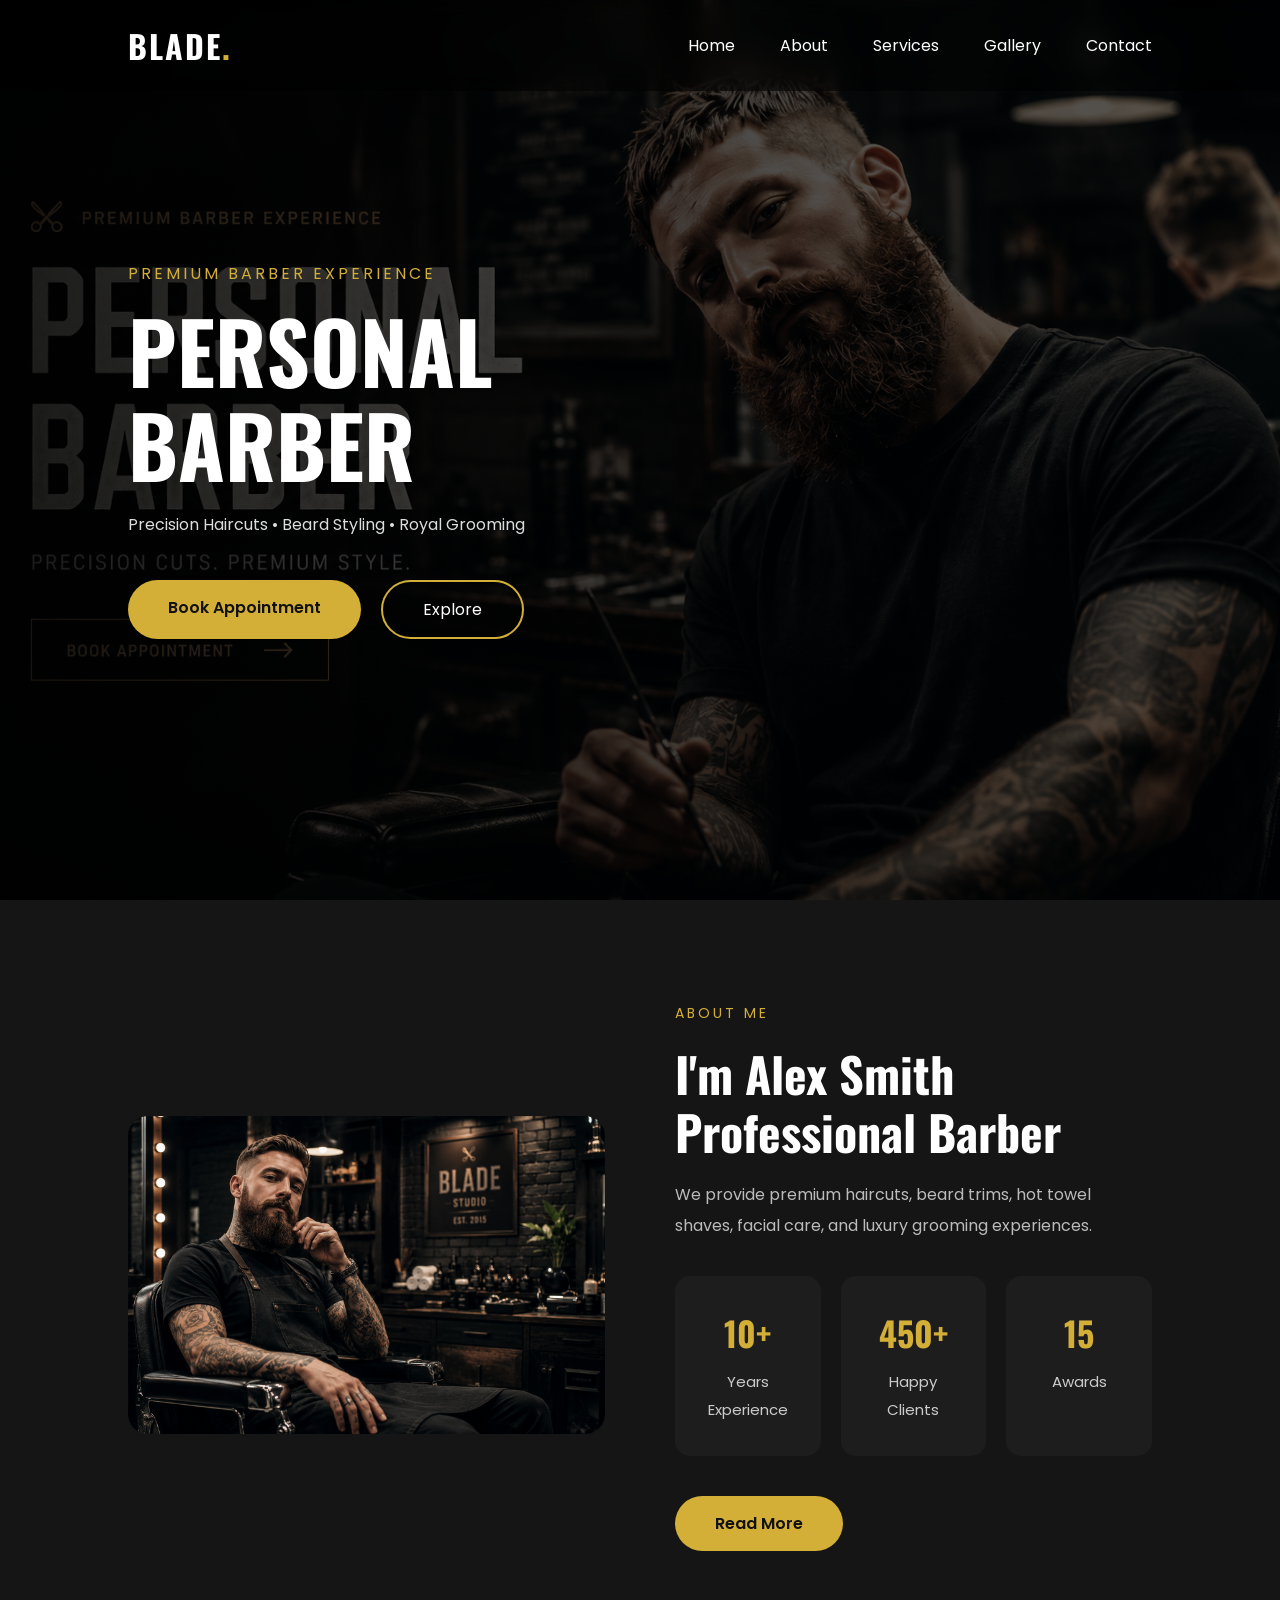
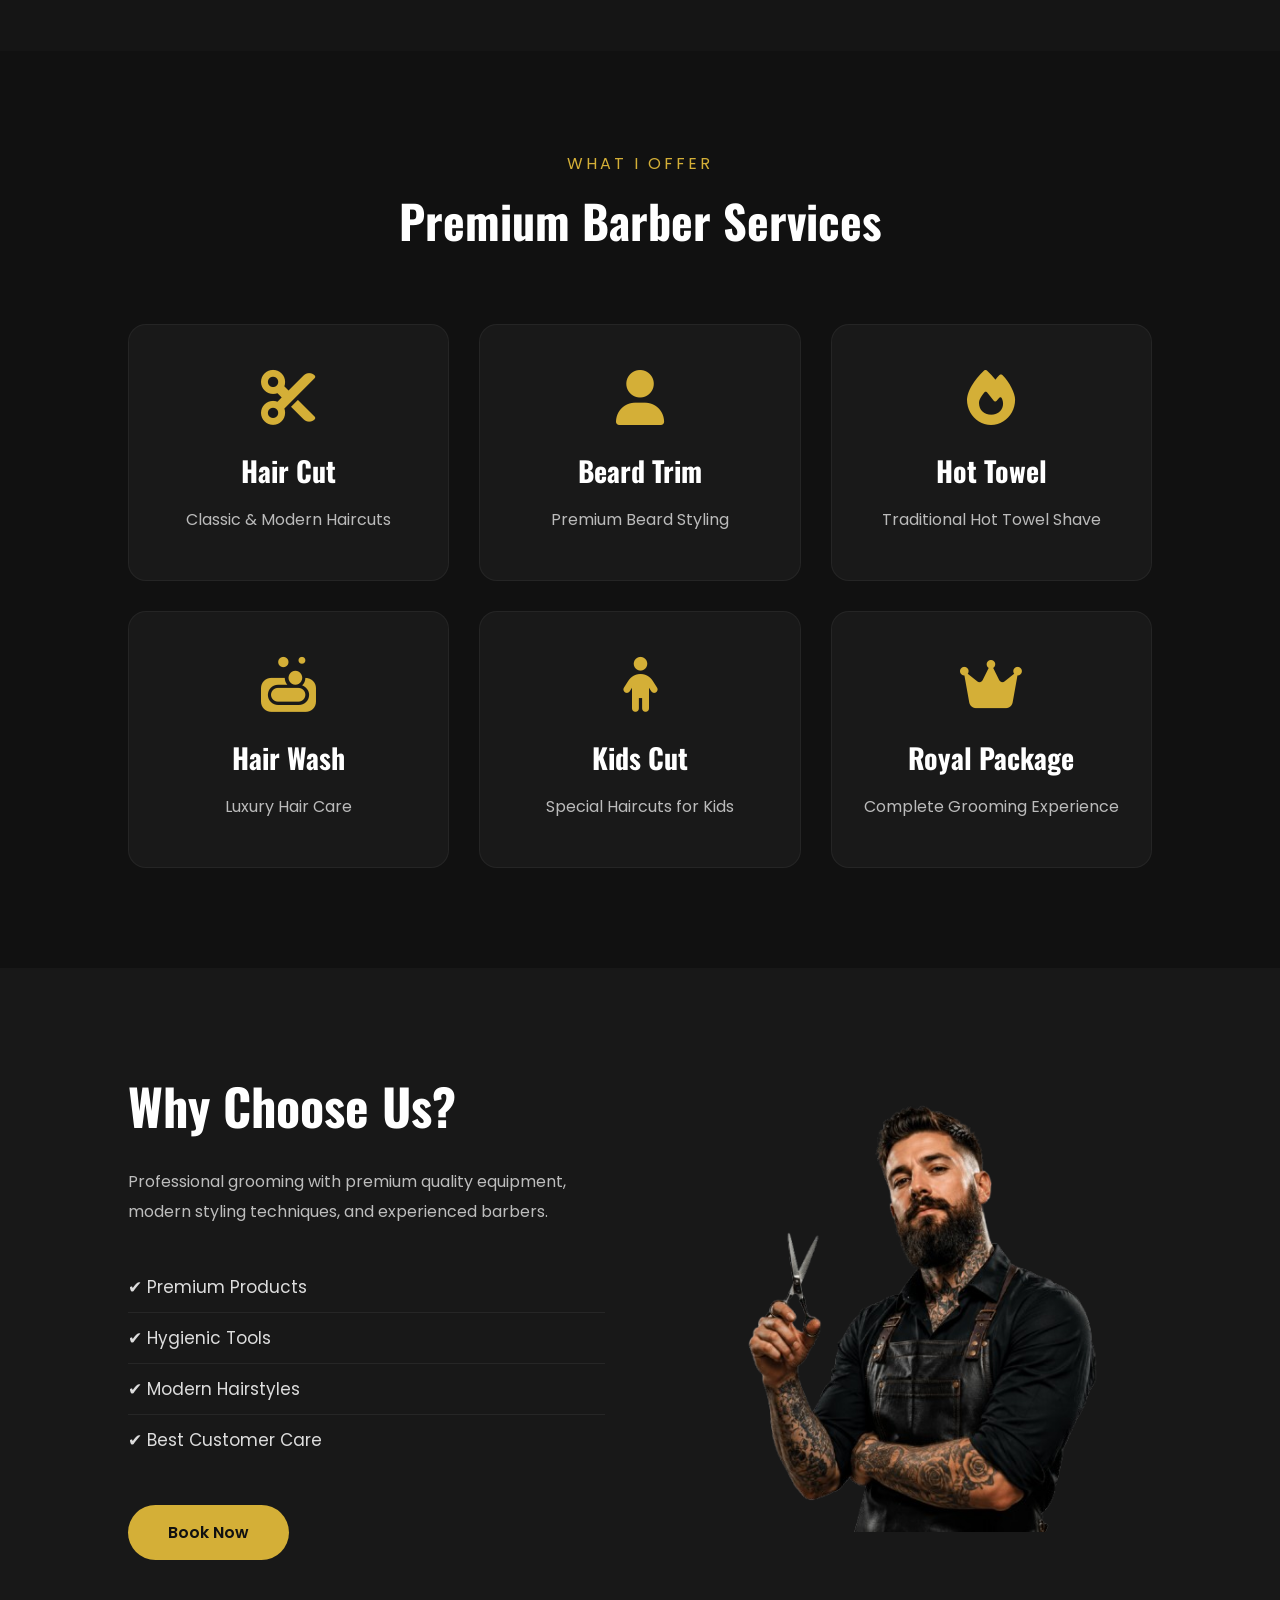
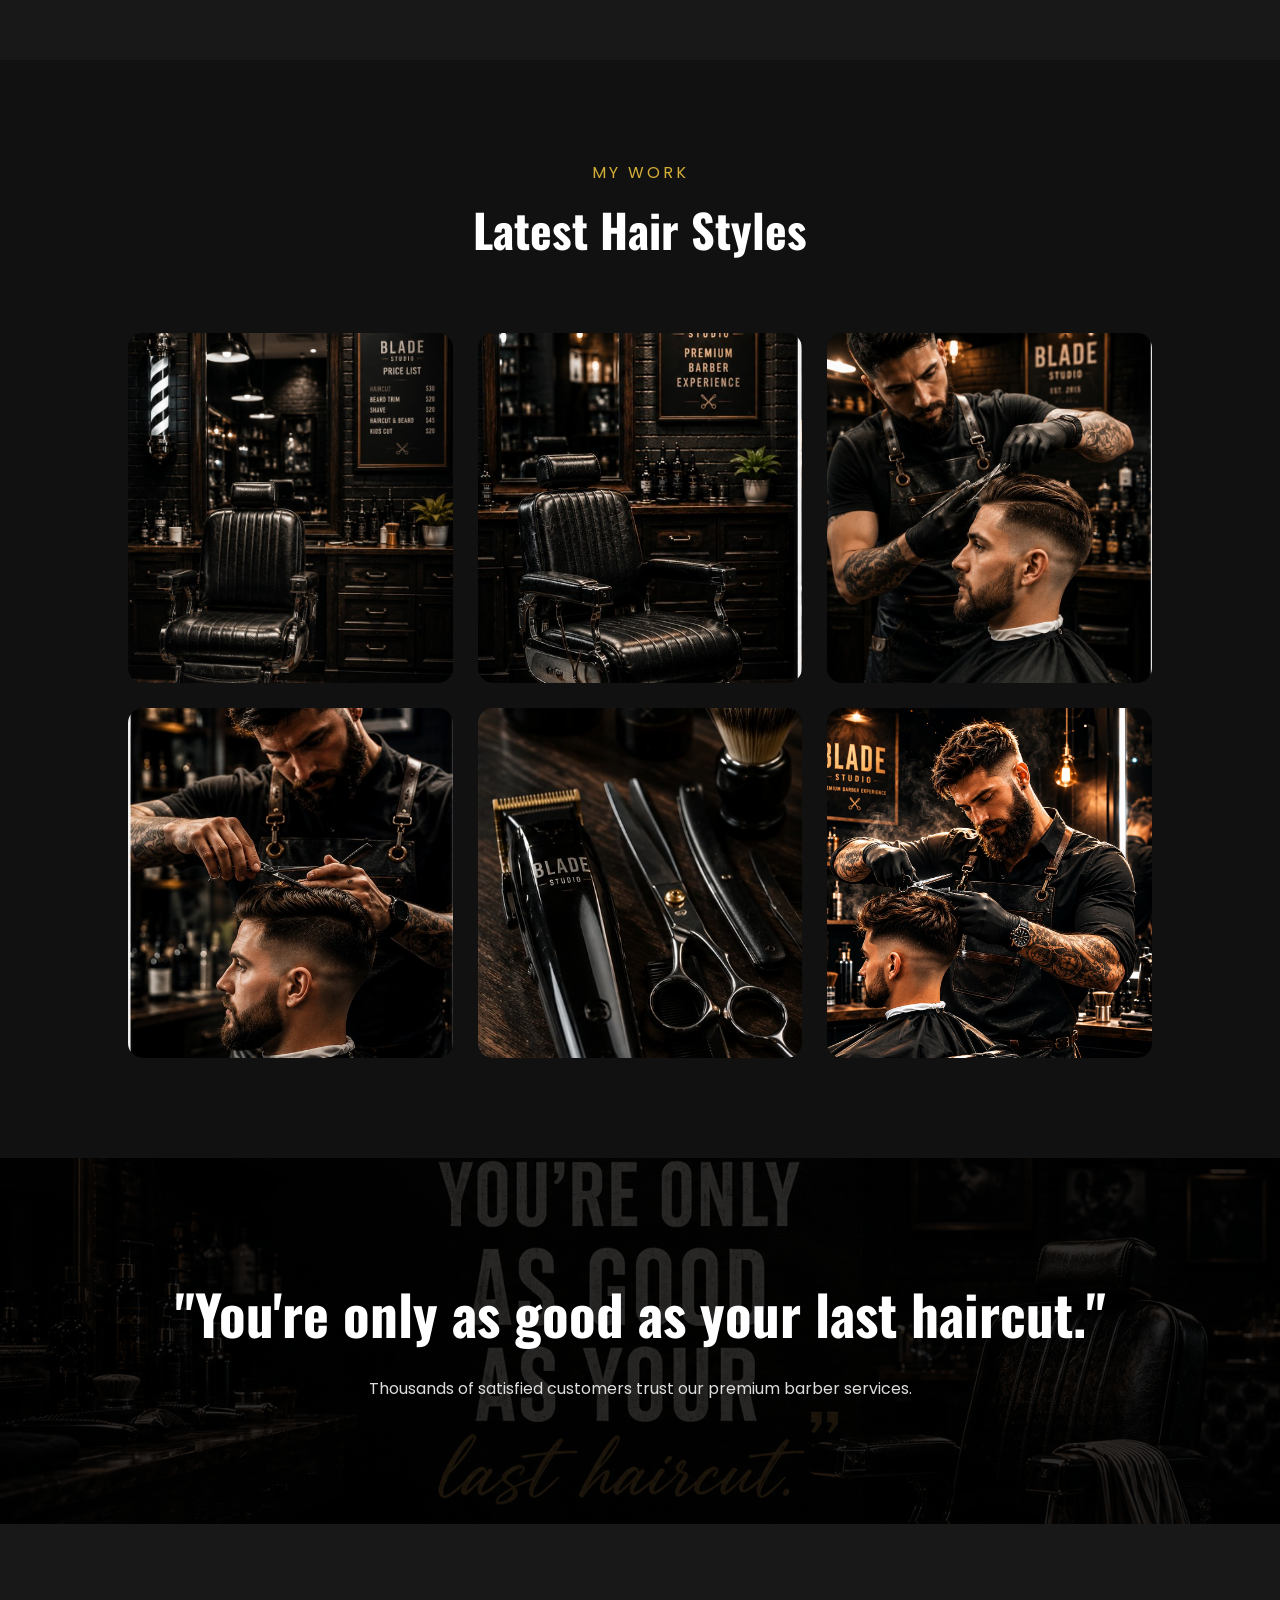
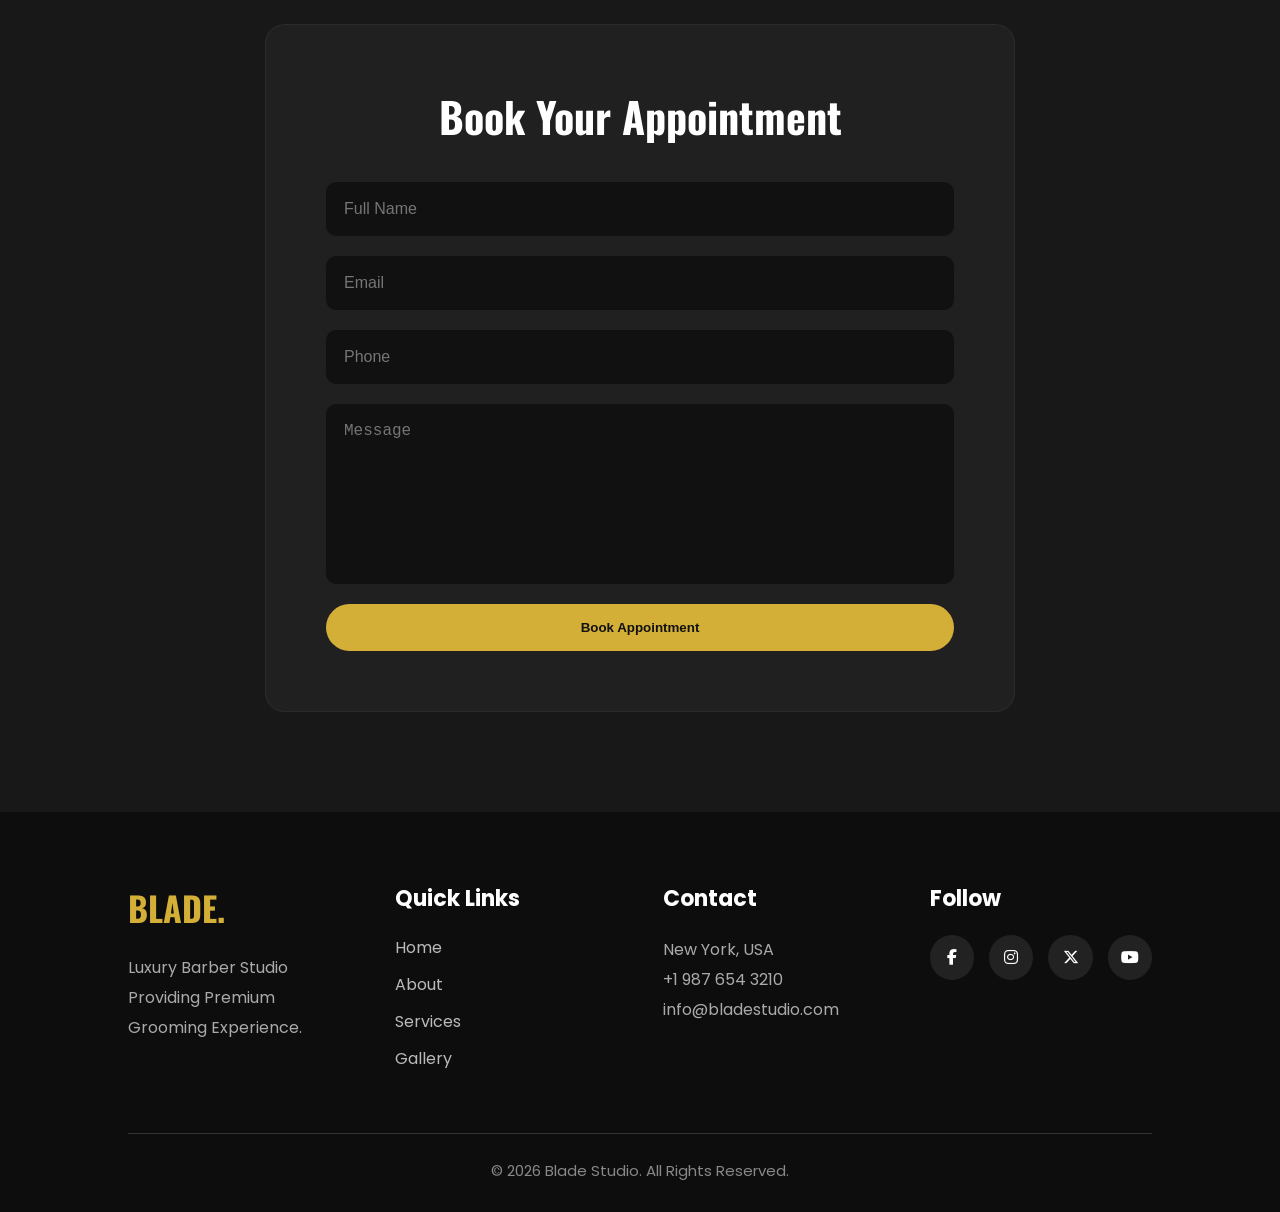
<file: index.html>
<!DOCTYPE html>
<html lang="en">

<head>
    <meta charset="UTF-8">
    <meta name="viewport" content="width=device-width, initial-scale=1.0">
    <title>Blade Studio | Barber Shop</title>

    <!-- Google Fonts -->
    <link rel="preconnect" href="https://fonts.googleapis.com">
    <link
        href="https://fonts.googleapis.com/css2?family=Oswald:wght@400;500;600;700&family=Poppins:wght@300;400;500;600&display=swap"
        rel="stylesheet">

    <!-- Font Awesome -->
    <link rel="stylesheet" href="https://cdnjs.cloudflare.com/ajax/libs/font-awesome/6.6.0/css/all.min.css">

    <!-- CSS -->
    <link rel="stylesheet" href="style.css">
</head>

<body>

    <!--==========================
        HEADER
===========================-->

    <header>

        <div class="logo">
            BLADE<span>.</span>
        </div>

        <nav>

            <ul>

                <li><a href="#home">Home</a></li>

                <li><a href="#about">About</a></li>

                <li><a href="#services">Services</a></li>

                <li><a href="#gallery">Gallery</a></li>

                <li><a href="#contact">Contact</a></li>

            </ul>

        </nav>

        <div class="menu-btn">
            <i class="fa-solid fa-bars"></i>
        </div>

    </header>





    <!--==========================
        HERO
===========================-->

    <section class="hero" id="home">

        <div class="overlay"></div>

        <div class="hero-content">

            <p>Premium Barber Experience</p>

            <h1>
                PERSONAL <br>
                BARBER
            </h1>

            <h4>
                Precision Haircuts • Beard Styling • Royal Grooming
            </h4>

            <div class="hero-buttons">

                <a href="#" class="btn">
                    Book Appointment
                </a>

                <a href="#" class="btn-outline">
                    Explore
                </a>

            </div>

        </div>

    </section>





    <!--==========================
        ABOUT
===========================-->

    <section class="about" id="about">

        <div class="about-image">

            <img src="images/about.jpg" alt="">

        </div>

        <div class="about-content">

            <span>ABOUT ME</span>

            <h2>
                I'm Alex Smith <br>
                Professional Barber
            </h2>

            <p>

                We provide premium haircuts,
                beard trims,
                hot towel shaves,
                facial care,
                and luxury grooming experiences.

            </p>

            <div class="about-info">

                <div>

                    <h3>10+</h3>

                    <p>Years Experience</p>

                </div>

                <div>

                    <h3>450+</h3>

                    <p>Happy Clients</p>

                </div>

                <div>

                    <h3>15</h3>

                    <p>Awards</p>

                </div>

            </div>

            <a href="#" class="btn">
                Read More
            </a>

        </div>

    </section>






    <!--==========================
      SERVICES
===========================-->

    <section class="services" id="services">

        <div class="title">

            <p>WHAT I OFFER</p>

            <h2>Premium Barber Services</h2>

        </div>

        <div class="service-grid">

            <div class="card">

                <i class="fa-solid fa-scissors"></i>

                <h3>Hair Cut</h3>

                <p>
                    Classic & Modern Haircuts
                </p>

            </div>



            <div class="card">

                <i class="fa-solid fa-user"></i>

                <h3>Beard Trim</h3>

                <p>
                    Premium Beard Styling
                </p>

            </div>



            <div class="card">

                <i class="fa-solid fa-fire"></i>

                <h3>Hot Towel</h3>

                <p>
                    Traditional Hot Towel Shave
                </p>

            </div>



            <div class="card">

                <i class="fa-solid fa-soap"></i>

                <h3>Hair Wash</h3>

                <p>
                    Luxury Hair Care
                </p>

            </div>



            <div class="card">

                <i class="fa-solid fa-child"></i>

                <h3>Kids Cut</h3>

                <p>
                    Special Haircuts for Kids
                </p>

            </div>



            <div class="card">

                <i class="fa-solid fa-crown"></i>

                <h3>Royal Package</h3>

                <p>
                    Complete Grooming Experience
                </p>

            </div>

        </div>

    </section>







    <!--==========================
      WHY CHOOSE US
===========================-->

    <section class="choose">

        <div class="left">

            <h2>

                Why Choose Us?

            </h2>

            <p>

                Professional grooming with
                premium quality equipment,
                modern styling techniques,
                and experienced barbers.

            </p>

            <ul>

                <li>✔ Premium Products</li>

                <li>✔ Hygienic Tools</li>

                <li>✔ Modern Hairstyles</li>

                <li>✔ Best Customer Care</li>

            </ul>

            <a href="#" class="btn">
                Book Now
            </a>

        </div>

        <div class="right">

            <img src="images/barber.png" alt="">

        </div>

    </section>







    <!--==========================
        GALLERY
===========================-->

    <section class="gallery" id="gallery">

        <div class="title">

            <p>MY WORK</p>

            <h2>Latest Hair Styles</h2>

        </div>

        <div class="gallery-grid">

            <img src="images/g1.jpg">

            <img src="images/g2.jpg">

            <img src="images/g3.jpg">

            <img src="images/g4.jpg">

            <img src="images/g5.jpg">

            <img src="images/g6.jpg">

        </div>

    </section>







    <!--==========================
       TESTIMONIAL
===========================-->

    <section class="testimonial">

        <h2>

            "You're only as good
            as your last haircut."

        </h2>

        <p>

            Thousands of satisfied customers trust
            our premium barber services.

        </p>

    </section>








    <!--==========================
        CONTACT
===========================-->

    <section class="contact" id="contact">

        <div class="contact-box">

            <h2>

                Book Your Appointment

            </h2>

            <form>

                <input type="text" placeholder="Full Name" required>

                <input type="email" placeholder="Email" required>

                <input type="tel" placeholder="Phone" required>

                <textarea placeholder="Message"></textarea>

                <button>

                    Book Appointment

                </button>

            </form>

        </div>

    </section>








    <!--==========================
        FOOTER
===========================-->

    <footer>

        <div class="footer-container">

            <div>

                <h3>BLADE.</h3>

                <p>

                    Luxury Barber Studio
                    Providing Premium Grooming
                    Experience.

                </p>

            </div>

            <div>

                <h4>Quick Links</h4>

                <a href="#">Home</a>

                <a href="#">About</a>

                <a href="#">Services</a>

                <a href="#">Gallery</a>

            </div>

            <div>

                <h4>Contact</h4>

                <p>New York, USA</p>

                <p>+1 987 654 3210</p>

                <p>info@bladestudio.com</p>

            </div>

            <div>

                <h4>Follow</h4>

                <div class="social">

                    <i class="fab fa-facebook-f"></i>

                    <i class="fab fa-instagram"></i>

                    <i class="fab fa-x-twitter"></i>

                    <i class="fab fa-youtube"></i>

                </div>

            </div>

        </div>

        <hr>

        <p class="copyright">

            © 2026 Blade Studio. All Rights Reserved.

        </p>

    </footer>

    <script src="script.js"></script>

</body>

</html>
</file>
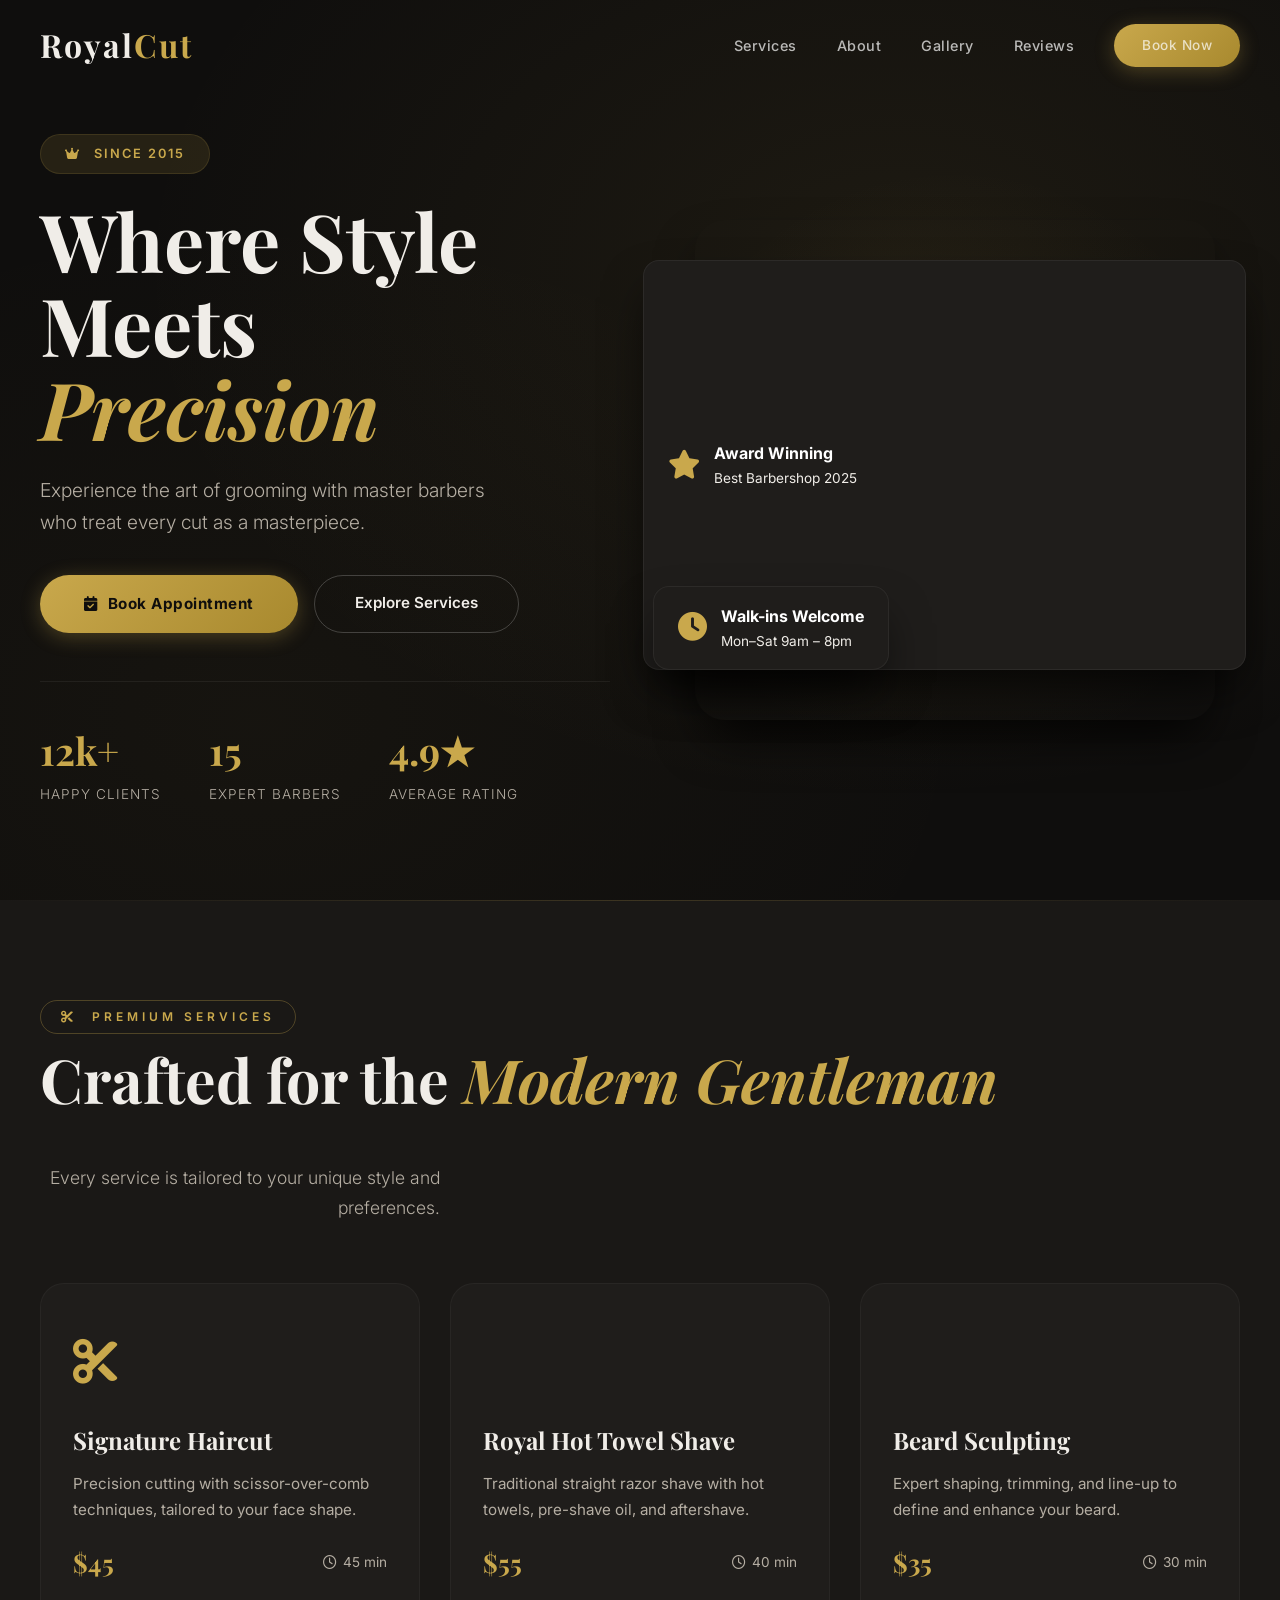
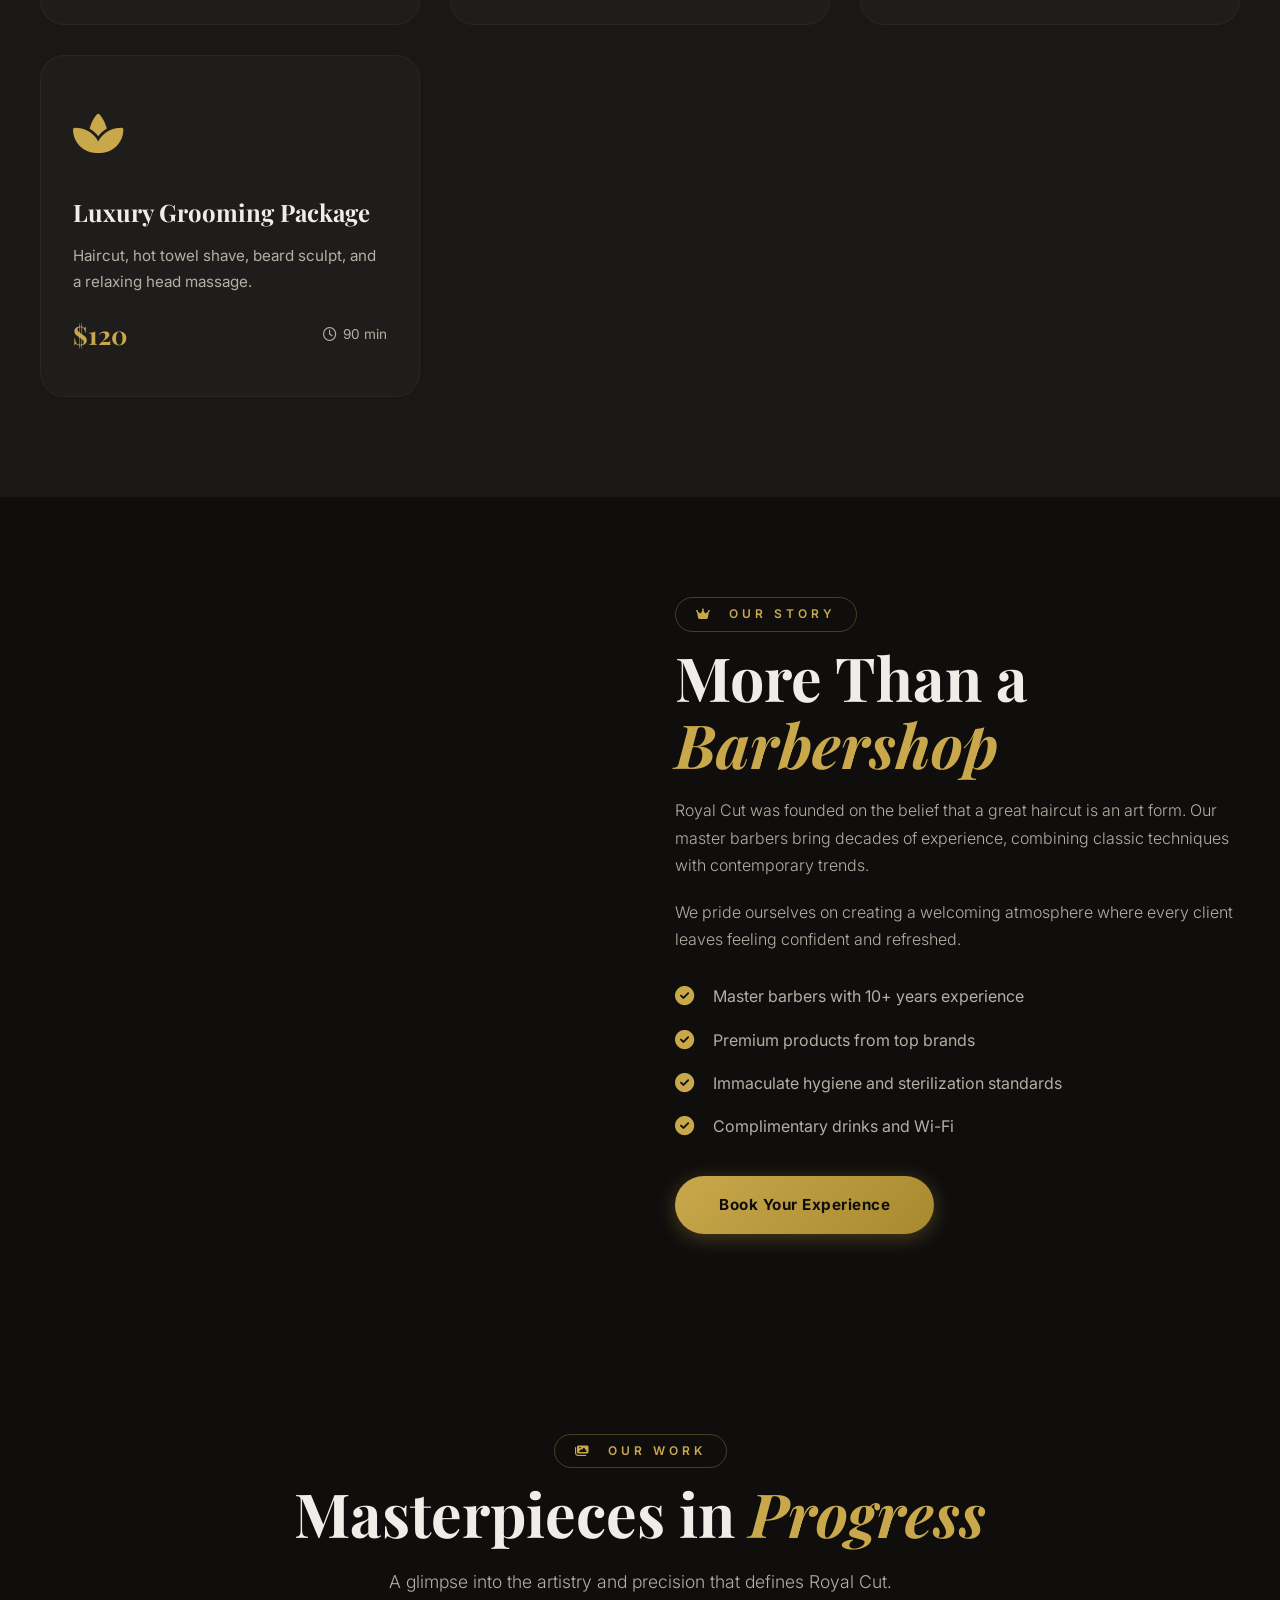
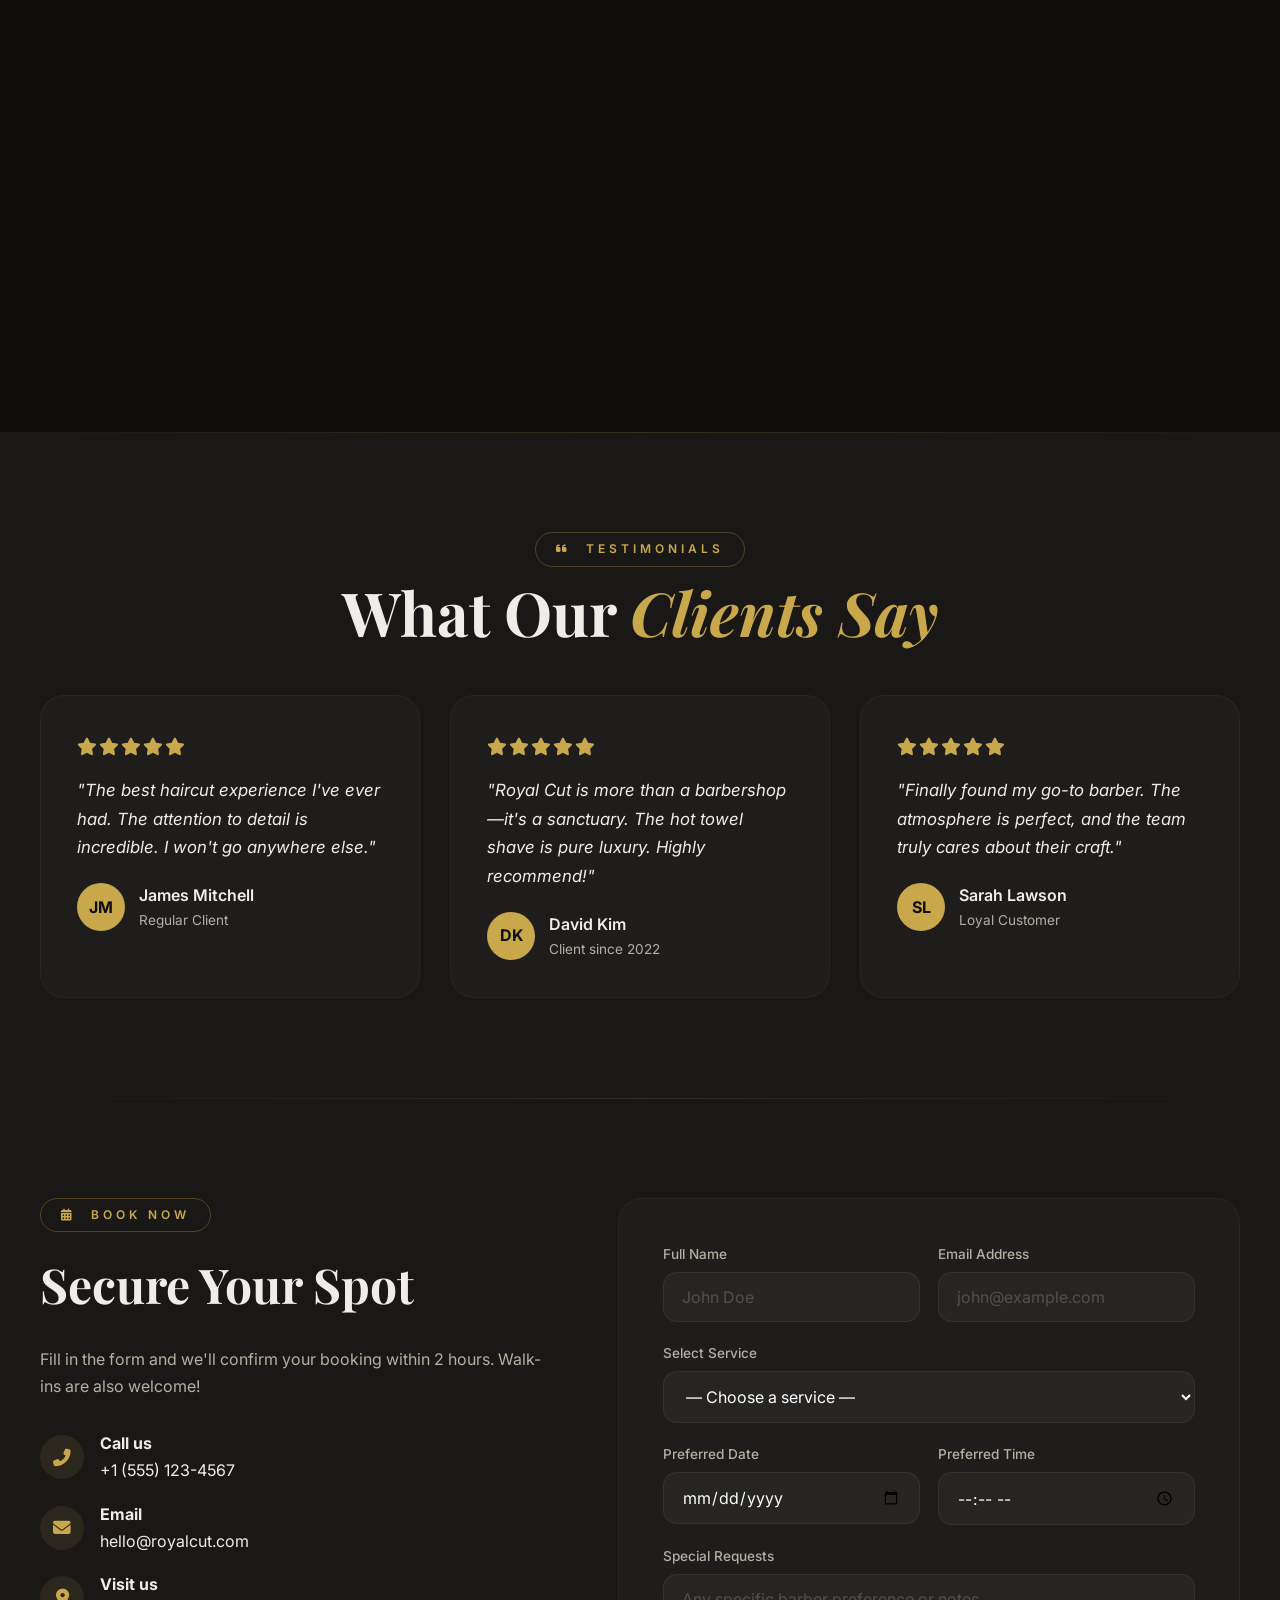
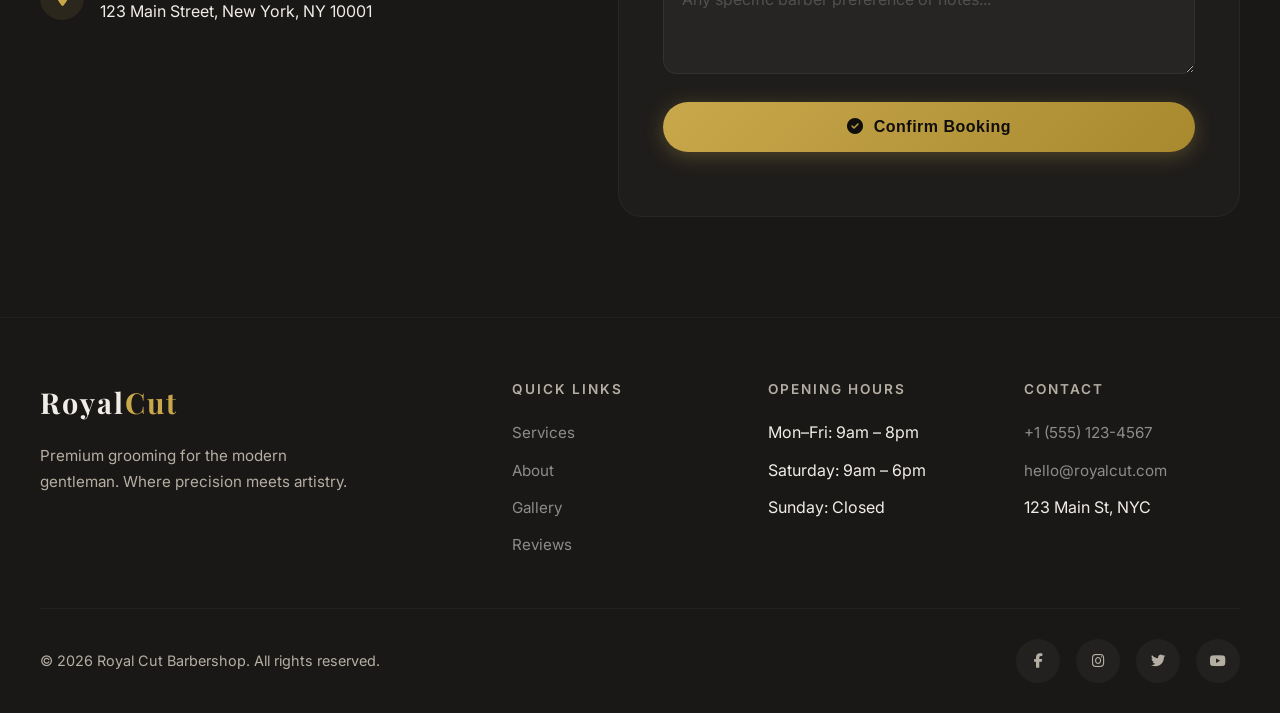
<file: home.html>
<!DOCTYPE html>
<html lang="en">
<head>
    <meta charset="UTF-8" />
    <meta name="viewport" content="width=device-width, initial-scale=1.0" />
    <title>Royal Cut - Premium Barbershop</title>
    <!-- Font Awesome for premium icons -->
    <link rel="stylesheet" href="https://cdnjs.cloudflare.com/ajax/libs/font-awesome/6.5.0/css/all.min.css" />
    <!-- Google Fonts for elegant typography -->
    <link href="https://fonts.googleapis.com/css2?family=Playfair+Display:ital,wght@0,400;0,700;1,700&family=Inter:wght@300;400;500;600;700&display=swap" rel="stylesheet" />
    <style>
        /* ===== CSS VARIABLES ===== */
        :root {
            --gold: #c9a84c;
            --gold-light: #e8d5a3;
            --gold-dark: #a8892e;
            --dark: #0f0e0d;
            --dark-soft: #1a1816;
            --dark-card: #1f1d1b;
            --cream: #f8f5ef;
            --cream-dark: #ede8df;
            --text-light: #f0ede8;
            --text-muted: #b5aea3;
            --shadow: 0 25px 50px -12px rgba(0, 0, 0, 0.8);
            --shadow-glow: 0 0 40px rgba(201, 168, 76, 0.15);
            --glass: rgba(255, 255, 255, 0.04);
            --glass-border: rgba(255, 255, 255, 0.08);
            --transition: all 0.5s cubic-bezier(0.25, 0.46, 0.45, 0.94);
        }

        /* ===== RESET & BASE ===== */
        * {
            margin: 0;
            padding: 0;
            box-sizing: border-box;
        }

        html {
            scroll-behavior: smooth;
        }

        body {
            font-family: 'Inter', sans-serif;
            background: var(--dark);
            color: var(--text-light);
            line-height: 1.7;
            overflow-x: hidden;
        }

        ::selection {
            background: var(--gold);
            color: var(--dark);
        }

        .container {
            max-width: 1280px;
            margin: 0 auto;
            padding: 0 40px;
        }

        /* ===== SCROLLBAR ===== */
        ::-webkit-scrollbar {
            width: 8px;
        }
        ::-webkit-scrollbar-track {
            background: var(--dark);
        }
        ::-webkit-scrollbar-thumb {
            background: var(--gold);
            border-radius: 10px;
        }

        /* ===== REUSABLE ===== */
        .section-tag {
            display: inline-block;
            font-size: 0.75rem;
            font-weight: 600;
            letter-spacing: 4px;
            text-transform: uppercase;
            color: var(--gold);
            margin-bottom: 12px;
            border: 1px solid rgba(201, 168, 76, 0.3);
            padding: 6px 20px;
            border-radius: 50px;
        }

        .section-title {
            font-family: 'Playfair Display', serif;
            font-size: 3.8rem;
            font-weight: 700;
            line-height: 1.1;
            margin-bottom: 20px;
        }

        .section-title .gold {
            color: var(--gold);
            font-style: italic;
        }

        .section-subtitle {
            font-size: 1.1rem;
            color: var(--text-muted);
            max-width: 580px;
            font-weight: 300;
        }

        .btn-primary {
            display: inline-block;
            background: linear-gradient(135deg, var(--gold), var(--gold-dark));
            color: var(--dark);
            font-weight: 700;
            padding: 16px 44px;
            border-radius: 50px;
            text-decoration: none;
            transition: var(--transition);
            border: none;
            cursor: pointer;
            font-size: 0.95rem;
            letter-spacing: 0.5px;
            box-shadow: 0 4px 20px rgba(201, 168, 76, 0.3);
        }

        .btn-primary:hover {
            transform: translateY(-3px) scale(1.02);
            box-shadow: 0 12px 40px rgba(201, 168, 76, 0.45);
        }

        .btn-secondary {
            display: inline-block;
            background: transparent;
            color: var(--text-light);
            font-weight: 600;
            padding: 14px 40px;
            border-radius: 50px;
            text-decoration: none;
            border: 1.5px solid rgba(255, 255, 255, 0.2);
            transition: var(--transition);
            cursor: pointer;
            font-size: 0.95rem;
        }

        .btn-secondary:hover {
            border-color: var(--gold);
            color: var(--gold);
            background: rgba(201, 168, 76, 0.05);
        }

        /* ===== PREMIUM GLASS CARD ===== */
        .glass-card {
            background: var(--glass);
            backdrop-filter: blur(16px);
            -webkit-backdrop-filter: blur(16px);
            border: 1px solid var(--glass-border);
            border-radius: 24px;
            padding: 40px;
            transition: var(--transition);
        }

        .glass-card:hover {
            border-color: rgba(201, 168, 76, 0.2);
            box-shadow: var(--shadow-glow);
            transform: translateY(-6px);
        }

        /* ===== HEADER / NAV ===== */
        header {
            position: fixed;
            top: 0;
            left: 0;
            width: 100%;
            padding: 18px 0;
            z-index: 1000;
            transition: var(--transition);
            background: transparent;
        }

        header.scrolled {
            background: rgba(15, 14, 13, 0.92);
            backdrop-filter: blur(20px);
            -webkit-backdrop-filter: blur(20px);
            border-bottom: 1px solid rgba(255, 255, 255, 0.05);
            padding: 12px 0;
        }

        nav {
            display: flex;
            justify-content: space-between;
            align-items: center;
        }

        .logo {
            font-family: 'Playfair Display', serif;
            font-size: 2rem;
            font-weight: 700;
            letter-spacing: 2px;
            text-decoration: none;
            color: var(--text-light);
        }

        .logo .gold {
            color: var(--gold);
        }

        .nav-links {
            display: flex;
            list-style: none;
            gap: 40px;
            align-items: center;
        }

        .nav-links a {
            color: rgba(255, 255, 255, 0.7);
            text-decoration: none;
            font-size: 0.9rem;
            font-weight: 500;
            transition: var(--transition);
            letter-spacing: 0.5px;
            position: relative;
        }

        .nav-links a::after {
            content: '';
            position: absolute;
            bottom: -4px;
            left: 0;
            width: 0;
            height: 2px;
            background: var(--gold);
            transition: var(--transition);
        }

        .nav-links a:hover {
            color: #fff;
        }

        .nav-links a:hover::after {
            width: 100%;
        }

        .nav-links .btn-primary {
            padding: 10px 28px;
            font-size: 0.85rem;
        }

        .nav-toggle {
            display: none;
            flex-direction: column;
            gap: 6px;
            cursor: pointer;
            background: none;
            border: none;
            padding: 8px;
        }

        .nav-toggle span {
            display: block;
            width: 28px;
            height: 2px;
            background: #fff;
            transition: var(--transition);
            border-radius: 2px;
        }

        .nav-toggle.active span:nth-child(1) {
            transform: rotate(45deg) translate(6px, 6px);
        }
        .nav-toggle.active span:nth-child(2) {
            opacity: 0;
        }
        .nav-toggle.active span:nth-child(3) {
            transform: rotate(-45deg) translate(6px, -6px);
        }

        /* ===== HERO ===== */
        .hero {
            min-height: 100vh;
            display: flex;
            align-items: center;
            position: relative;
            overflow: hidden;
            padding: 120px 0 80px;
            background: var(--dark);
        }

        .hero::before {
            content: '';
            position: absolute;
            inset: 0;
            background:
                radial-gradient(ellipse at 70% 30%, rgba(201, 168, 76, 0.08) 0%, transparent 60%),
                radial-gradient(ellipse at 20% 80%, rgba(201, 168, 76, 0.04) 0%, transparent 50%),
                url('[data-uri]');
            pointer-events: none;
        }

        .hero-grid {
            display: grid;
            grid-template-columns: 1fr 1fr;
            gap: 60px;
            align-items: center;
            position: relative;
            z-index: 2;
        }

        .hero-content .badge {
            display: inline-block;
            background: rgba(201, 168, 76, 0.12);
            color: var(--gold);
            padding: 8px 24px;
            border-radius: 50px;
            font-size: 0.8rem;
            font-weight: 600;
            letter-spacing: 2px;
            text-transform: uppercase;
            margin-bottom: 24px;
            border: 1px solid rgba(201, 168, 76, 0.15);
        }

        .hero-content h1 {
            font-family: 'Playfair Display', serif;
            font-size: 5rem;
            font-weight: 700;
            line-height: 1.05;
            margin-bottom: 24px;
        }

        .hero-content h1 .gold {
            color: var(--gold);
            font-style: italic;
        }

        .hero-content p {
            font-size: 1.2rem;
            color: var(--text-muted);
            max-width: 480px;
            margin-bottom: 36px;
            font-weight: 300;
        }

        .hero-actions {
            display: flex;
            gap: 16px;
            flex-wrap: wrap;
        }

        .hero-stats {
            display: flex;
            gap: 48px;
            margin-top: 48px;
            padding-top: 36px;
            border-top: 1px solid rgba(255, 255, 255, 0.06);
        }

        .hero-stats .stat h3 {
            font-family: 'Playfair Display', serif;
            font-size: 2.4rem;
            color: var(--gold);
        }

        .hero-stats .stat p {
            font-size: 0.85rem;
            color: var(--text-muted);
            margin: 0;
            text-transform: uppercase;
            letter-spacing: 1px;
        }

        .hero-visual {
            display: flex;
            justify-content: center;
            align-items: center;
            position: relative;
        }

        .hero-image-wrapper {
            position: relative;
            width: 100%;
            max-width: 520px;
        }

        .hero-image-wrapper .main-image {
            width: 100%;
            height: 500px;
            border-radius: 30px;
            background: url('https://images.unsplash.com/photo-1585747860715-2ba37e788b70?w=800&auto=format') no-repeat center center/cover;
            box-shadow: var(--shadow);
            position: relative;
            z-index: 2;
        }

        .hero-image-wrapper .glow-ring {
            position: absolute;
            width: 120%;
            height: 120%;
            top: -10%;
            left: -10%;
            border-radius: 50%;
            background: radial-gradient(circle, rgba(201, 168, 76, 0.08) 0%, transparent 70%);
            z-index: 1;
            animation: pulseGlow 4s ease-in-out infinite;
        }

        @keyframes pulseGlow {
            0%,
            100% {
                transform: scale(1);
                opacity: 0.6;
            }
            50% {
                transform: scale(1.1);
                opacity: 1;
            }
        }

        .floating-badge {
            position: absolute;
            background: var(--dark-card);
            backdrop-filter: blur(12px);
            border: 1px solid rgba(255, 255, 255, 0.06);
            border-radius: 16px;
            padding: 16px 24px;
            display: flex;
            align-items: center;
            gap: 14px;
            box-shadow: var(--shadow);
            animation: float 6s ease-in-out infinite;
            z-index: 5;
        }

        .floating-badge:nth-child(2) {
            top: 10%;
            right: -10%;
            animation-delay: 1s;
        }

        .floating-badge:nth-child(3) {
            bottom: 10%;
            left: -10%;
            animation-delay: 2s;
        }

        @keyframes float {
            0%,
            100% {
                transform: translateY(0px);
            }
            50% {
                transform: translateY(-12px);
            }
        }

        .floating-badge .icon {
            font-size: 1.8rem;
            color: var(--gold);
        }

        .floating-badge .text {
            font-size: 0.85rem;
        }
        .floating-badge .text strong {
            display: block;
            font-size: 1rem;
            color: #fff;
        }

        /* ===== SERVICES ===== */
        .services {
            padding: 100px 0;
            background: var(--dark-soft);
            position: relative;
        }

        .services::before {
            content: '';
            position: absolute;
            top: 0;
            left: 0;
            right: 0;
            height: 1px;
            background: linear-gradient(90deg, transparent, rgba(201, 168, 76, 0.2), transparent);
        }

        .services-header {
            display: flex;
            justify-content: space-between;
            align-items: flex-end;
            flex-wrap: wrap;
            gap: 30px;
            margin-bottom: 60px;
        }

        .services-grid {
            display: grid;
            grid-template-columns: repeat(auto-fit, minmax(280px, 1fr));
            gap: 30px;
        }

        .service-card {
            background: var(--dark-card);
            border-radius: 24px;
            padding: 40px 32px;
            border: 1px solid rgba(255, 255, 255, 0.04);
            transition: var(--transition);
            position: relative;
            overflow: hidden;
        }

        .service-card::before {
            content: '';
            position: absolute;
            top: 0;
            left: 0;
            right: 0;
            height: 3px;
            background: linear-gradient(90deg, var(--gold), var(--gold-light));
            opacity: 0;
            transition: var(--transition);
        }

        .service-card:hover::before {
            opacity: 1;
        }

        .service-card:hover {
            transform: translateY(-8px);
            border-color: rgba(201, 168, 76, 0.15);
            box-shadow: var(--shadow-glow);
        }

        .service-card .icon {
            font-size: 2.8rem;
            margin-bottom: 20px;
            display: block;
            color: var(--gold);
        }

        .service-card h3 {
            font-family: 'Playfair Display', serif;
            font-size: 1.5rem;
            margin-bottom: 10px;
        }

        .service-card p {
            color: var(--text-muted);
            font-size: 0.95rem;
            margin-bottom: 18px;
        }

        .service-card .meta {
            display: flex;
            justify-content: space-between;
            align-items: center;
        }

        .service-card .price {
            font-family: 'Playfair Display', serif;
            font-size: 1.6rem;
            color: var(--gold);
            font-weight: 700;
        }

        .service-card .duration {
            font-size: 0.85rem;
            color: var(--text-muted);
            display: flex;
            align-items: center;
            gap: 6px;
        }

        /* ===== ABOUT ===== */
        .about {
            padding: 100px 0;
            background: var(--dark);
        }

        .about-grid {
            display: grid;
            grid-template-columns: 1fr 1fr;
            gap: 70px;
            align-items: center;
        }

        .about-image-grid {
            display: grid;
            grid-template-columns: 1fr 1fr;
            gap: 20px;
        }

        .about-image-grid .img {
            border-radius: 20px;
            background-size: cover;
            background-position: center;
            min-height: 200px;
            transition: var(--transition);
        }

        .about-image-grid .img:hover {
            transform: scale(1.02);
        }

        .about-image-grid .img:first-child {
            grid-row: span 2;
            min-height: 420px;
            background-image: url('https://images.unsplash.com/photo-1595535873420-a599195b3f4a?w=600&auto=format');
        }

        .about-image-grid .img:nth-child(2) {
            background-image: url('https://images.unsplash.com/photo-1599351431202-1e0f0137899a?w=600&auto=format');
        }

        .about-image-grid .img:nth-child(3) {
            background-image: url('https://images.unsplash.com/photo-1585747860715-2ba37e788b70?w=600&auto=format');
        }

        .about-content .feature-list {
            list-style: none;
            margin-top: 30px;
        }

        .about-content .feature-list li {
            display: flex;
            align-items: center;
            gap: 14px;
            margin-bottom: 16px;
            color: var(--text-muted);
        }

        .about-content .feature-list li i {
            color: var(--gold);
            font-size: 1.2rem;
            width: 24px;
        }

        /* ===== TESTIMONIALS ===== */
        .testimonials {
            padding: 100px 0;
            background: var(--dark-soft);
            position: relative;
        }

        .testimonials::before {
            content: '';
            position: absolute;
            top: 0;
            left: 0;
            right: 0;
            height: 1px;
            background: linear-gradient(90deg, transparent, rgba(201, 168, 76, 0.15), transparent);
        }

        .testimonial-grid {
            display: grid;
            grid-template-columns: repeat(auto-fit, minmax(300px, 1fr));
            gap: 30px;
            margin-top: 50px;
        }

        .testimonial-card {
            background: var(--dark-card);
            border-radius: 24px;
            padding: 36px;
            border: 1px solid rgba(255, 255, 255, 0.04);
            transition: var(--transition);
            position: relative;
        }

        .testimonial-card:hover {
            transform: translateY(-4px);
            border-color: rgba(201, 168, 76, 0.1);
        }

        .testimonial-card .stars {
            color: var(--gold);
            letter-spacing: 2px;
            margin-bottom: 14px;
            font-size: 1.1rem;
        }

        .testimonial-card blockquote {
            font-style: italic;
            color: var(--text-light);
            font-size: 1.05rem;
            line-height: 1.7;
            margin-bottom: 20px;
        }

        .testimonial-card .author {
            display: flex;
            align-items: center;
            gap: 14px;
        }

        .testimonial-card .author .avatar {
            width: 48px;
            height: 48px;
            border-radius: 50%;
            background: var(--gold);
            display: flex;
            align-items: center;
            justify-content: center;
            font-weight: 700;
            color: var(--dark);
        }

        .testimonial-card .author .name {
            font-weight: 600;
        }

        .testimonial-card .author .role {
            font-size: 0.85rem;
            color: var(--text-muted);
        }

        /* ===== GALLERY / PORTFOLIO ===== */
        .gallery {
            padding: 100px 0;
            background: var(--dark);
        }

        .gallery-grid {
            display: grid;
            grid-template-columns: repeat(4, 1fr);
            gap: 20px;
            margin-top: 50px;
        }

        .gallery-grid .item {
            border-radius: 20px;
            overflow: hidden;
            aspect-ratio: 1;
            background-size: cover;
            background-position: center;
            transition: var(--transition);
            cursor: pointer;
            position: relative;
        }

        .gallery-grid .item::after {
            content: '';
            position: absolute;
            inset: 0;
            background: linear-gradient(0deg, rgba(0, 0, 0, 0.6) 0%, transparent 60%);
            opacity: 0;
            transition: var(--transition);
        }

        .gallery-grid .item:hover::after {
            opacity: 1;
        }

        .gallery-grid .item:hover {
            transform: scale(1.03);
            z-index: 2;
            box-shadow: var(--shadow);
        }

        .gallery-grid .item:nth-child(1) {
            background-image: url('https://images.unsplash.com/photo-1599351431202-1e0f0137899a?w=600&auto=format');
        }
        .gallery-grid .item:nth-child(2) {
            background-image: url('https://images.unsplash.com/photo-1585747860715-2ba37e788b70?w=600&auto=format');
        }
        .gallery-grid .item:nth-child(3) {
            background-image: url('https://images.unsplash.com/photo-1595535873420-a599195b3f4a?w=600&auto=format');
        }
        .gallery-grid .item:nth-child(4) {
            background-image: url('https://images.unsplash.com/photo-1605497788044-5a32c7078486?w=600&auto=format');
        }

        /* ===== BOOKING ===== */
        .booking {
            padding: 100px 0;
            background: var(--dark-soft);
            position: relative;
        }

        .booking::before {
            content: '';
            position: absolute;
            top: 0;
            left: 0;
            right: 0;
            height: 1px;
            background: linear-gradient(90deg, transparent, rgba(201, 168, 76, 0.15), transparent);
        }

        .booking-wrapper {
            display: grid;
            grid-template-columns: 1fr 1.2fr;
            gap: 60px;
            align-items: start;
        }

        .booking-info h2 {
            font-family: 'Playfair Display', serif;
            font-size: 3rem;
            margin-bottom: 20px;
        }

        .booking-info p {
            color: var(--text-muted);
            margin-bottom: 30px;
        }

        .booking-info .info-item {
            display: flex;
            align-items: center;
            gap: 16px;
            margin-bottom: 16px;
            color: var(--text-light);
        }

        .booking-info .info-item i {
            width: 44px;
            height: 44px;
            background: rgba(201, 168, 76, 0.1);
            border-radius: 50%;
            display: flex;
            align-items: center;
            justify-content: center;
            color: var(--gold);
            font-size: 1.1rem;
        }

        .booking-form {
            background: var(--dark-card);
            border-radius: 24px;
            padding: 44px;
            border: 1px solid rgba(255, 255, 255, 0.04);
        }

        .booking-form .form-row {
            display: grid;
            grid-template-columns: 1fr 1fr;
            gap: 18px;
        }

        .form-group {
            margin-bottom: 20px;
        }

        .form-group label {
            display: block;
            font-size: 0.85rem;
            font-weight: 500;
            margin-bottom: 6px;
            color: var(--text-muted);
        }

        .form-group input,
        .form-group select,
        .form-group textarea {
            width: 100%;
            padding: 14px 18px;
            background: rgba(255, 255, 255, 0.04);
            border: 1px solid rgba(255, 255, 255, 0.06);
            border-radius: 14px;
            color: #fff;
            font-size: 1rem;
            transition: var(--transition);
            font-family: 'Inter', sans-serif;
        }

        .form-group input:focus,
        .form-group select:focus,
        .form-group textarea:focus {
            outline: none;
            border-color: var(--gold);
            background: rgba(255, 255, 255, 0.06);
            box-shadow: 0 0 0 4px rgba(201, 168, 76, 0.05);
        }

        .form-group input::placeholder,
        .form-group textarea::placeholder {
            color: rgba(255, 255, 255, 0.2);
        }

        .form-group select option {
            background: var(--dark);
        }

        .form-group textarea {
            resize: vertical;
            min-height: 100px;
        }

        .booking-form .btn-primary {
            width: 100%;
            padding: 16px;
            font-size: 1rem;
        }

        #formMessage {
            margin-top: 20px;
            text-align: center;
            font-weight: 500;
        }

        /* ===== FOOTER ===== */
        footer {
            background: var(--dark-soft);
            padding: 60px 0 30px;
            border-top: 1px solid rgba(255, 255, 255, 0.04);
        }

        .footer-grid {
            display: grid;
            grid-template-columns: 2fr 1fr 1fr 1fr;
            gap: 40px;
            margin-bottom: 40px;
        }

        .footer-brand .logo {
            font-size: 1.8rem;
            display: inline-block;
            margin-bottom: 16px;
        }

        .footer-brand p {
            color: var(--text-muted);
            font-size: 0.95rem;
            max-width: 320px;
        }

        .footer-col h4 {
            font-size: 0.85rem;
            text-transform: uppercase;
            letter-spacing: 2px;
            color: var(--text-muted);
            margin-bottom: 18px;
            font-weight: 600;
        }

        .footer-col ul {
            list-style: none;
        }

        .footer-col ul li {
            margin-bottom: 10px;
        }

        .footer-col ul a {
            color: rgba(255, 255, 255, 0.5);
            text-decoration: none;
            transition: var(--transition);
            font-size: 0.95rem;
        }

        .footer-col ul a:hover {
            color: var(--gold);
        }

        .footer-bottom {
            padding-top: 30px;
            border-top: 1px solid rgba(255, 255, 255, 0.04);
            display: flex;
            justify-content: space-between;
            align-items: center;
            flex-wrap: wrap;
            gap: 16px;
            color: var(--text-muted);
            font-size: 0.9rem;
        }

        .footer-socials {
            display: flex;
            gap: 16px;
        }

        .footer-socials a {
            width: 44px;
            height: 44px;
            border-radius: 50%;
            background: rgba(255, 255, 255, 0.04);
            display: flex;
            align-items: center;
            justify-content: center;
            color: var(--text-muted);
            transition: var(--transition);
            text-decoration: none;
        }

        .footer-socials a:hover {
            background: var(--gold);
            color: var(--dark);
            transform: translateY(-3px);
        }

        /* ===== RESPONSIVE ===== */
        @media (max-width: 1024px) {
            .hero-grid {
                grid-template-columns: 1fr;
                text-align: center;
            }
            .hero-content p {
                margin-left: auto;
                margin-right: auto;
            }
            .hero-actions {
                justify-content: center;
            }
            .hero-stats {
                justify-content: center;
            }
            .hero-image-wrapper .main-image {
                height: 380px;
            }
            .floating-badge {
                display: none;
            }
            .about-grid {
                grid-template-columns: 1fr;
            }
            .booking-wrapper {
                grid-template-columns: 1fr;
            }
            .gallery-grid {
                grid-template-columns: repeat(2, 1fr);
            }
            .footer-grid {
                grid-template-columns: 1fr 1fr;
            }
        }

        @media (max-width: 768px) {
            .container {
                padding: 0 24px;
            }
            .section-title {
                font-size: 2.6rem;
            }
            .hero-content h1 {
                font-size: 3.2rem;
            }
            .nav-links {
                position: fixed;
                top: 0;
                right: -100%;
                width: 75%;
                max-width: 320px;
                height: 100vh;
                background: var(--dark-soft);
                flex-direction: column;
                padding: 80px 40px 40px;
                gap: 20px;
                transition: var(--transition);
                border-left: 1px solid rgba(255, 255, 255, 0.04);
            }
            .nav-links.open {
                right: 0;
            }
            .nav-toggle {
                display: flex;
                z-index: 1001;
            }
            .hero-image-wrapper .main-image {
                height: 300px;
            }
            .services-grid {
                grid-template-columns: 1fr;
            }
            .testimonial-grid {
                grid-template-columns: 1fr;
            }
            .gallery-grid {
                grid-template-columns: 1fr 1fr;
                gap: 12px;
            }
            .booking-form .form-row {
                grid-template-columns: 1fr;
            }
            .footer-grid {
                grid-template-columns: 1fr;
                gap: 30px;
            }
            .footer-bottom {
                flex-direction: column;
                text-align: center;
            }
            .about-image-grid {
                grid-template-columns: 1fr;
            }
            .about-image-grid .img:first-child {
                grid-row: span 1;
                min-height: 250px;
            }
        }

        @media (max-width: 480px) {
            .hero-content h1 {
                font-size: 2.4rem;
            }
            .section-title {
                font-size: 2rem;
            }
            .booking-form {
                padding: 24px;
            }
            .hero-stats {
                gap: 24px;
                flex-wrap: wrap;
            }
            .hero-stats .stat h3 {
                font-size: 1.8rem;
            }
        }
    </style>
</head>
<body>

    <!-- ===== HEADER ===== -->
    <header id="header">
        <div class="container">
            <nav>
                <a href="#" class="logo">Royal<span class="gold">Cut</span></a>
                <ul class="nav-links" id="navLinks">
                    <li><a href="#services">Services</a></li>
                    <li><a href="#about">About</a></li>
                    <li><a href="#gallery">Gallery</a></li>
                    <li><a href="#testimonials">Reviews</a></li>
                    <li><a href="#booking" class="btn-primary" style="padding:10px 28px;font-size:0.85rem;">Book Now</a></li>
                </ul>
                <button class="nav-toggle" id="navToggle" aria-label="Toggle navigation">
                    <span></span><span></span><span></span>
                </button>
            </nav>
        </div>
    </header>

    <!-- ===== HERO ===== -->
    <section class="hero" id="home">
        <div class="container">
            <div class="hero-grid">
                <div class="hero-content">
                    <span class="badge"><i class="fas fa-crown" style="margin-right:8px;"></i> Since 2015</span>
                    <h1>Where Style<br>Meets <span class="gold">Precision</span></h1>
                    <p>Experience the art of grooming with master barbers who treat every cut as a masterpiece.</p>
                    <div class="hero-actions">
                        <a href="#booking" class="btn-primary"><i class="fas fa-calendar-check" style="margin-right:10px;"></i>Book Appointment</a>
                        <a href="#services" class="btn-secondary">Explore Services</a>
                    </div>
                    <div class="hero-stats">
                        <div class="stat">
                            <h3>12k+</h3>
                            <p>Happy Clients</p>
                        </div>
                        <div class="stat">
                            <h3>15</h3>
                            <p>Expert Barbers</p>
                        </div>
                        <div class="stat">
                            <h3>4.9★</h3>
                            <p>Average Rating</p>
                        </div>
                    </div>
                </div>
                <div class="hero-visual">
                    <div class="hero-image-wrapper">
                        <div class="main-image"></div>
                        <div class="glow-ring"></div>
                        <div class="floating-badge" style="top:8%;right:-6%;">
                            <span class="icon"><i class="fas fa-star"></i></span>
                            <span class="text"><strong>Award Winning</strong> Best Barbershop 2025</span>
                        </div>
                        <div class="floating-badge" style="bottom:10%;left:-8%;">
                            <span class="icon"><i class="fas fa-clock"></i></span>
                            <span class="text"><strong>Walk-ins Welcome</strong> Mon–Sat 9am – 8pm</span>
                        </div>
                    </div>
                </div>
            </div>
        </div>
    </section>

    <!-- ===== SERVICES ===== -->
    <section class="services" id="services">
        <div class="container">
            <div class="services-header">
                <div>
                    <span class="section-tag"><i class="fas fa-scissors" style="margin-right:8px;"></i> Premium Services</span>
                    <h2 class="section-title">Crafted for the <span class="gold">Modern Gentleman</span></h2>
                </div>
                <p class="section-subtitle" style="max-width:400px;text-align:right;">Every service is tailored to your unique style and preferences.</p>
            </div>
            <div class="services-grid">
                <div class="service-card">
                    <span class="icon"><i class="fas fa-cut"></i></span>
                    <h3>Signature Haircut</h3>
                    <p>Precision cutting with scissor-over-comb techniques, tailored to your face shape.</p>
                    <div class="meta">
                        <span class="price">$45</span>
                        <span class="duration"><i class="far fa-clock"></i> 45 min</span>
                    </div>
                </div>
                <div class="service-card">
                    <span class="icon"><i class="fas fa-razor-blade"></i></span>
                    <h3>Royal Hot Towel Shave</h3>
                    <p>Traditional straight razor shave with hot towels, pre-shave oil, and aftershave.</p>
                    <div class="meta">
                        <span class="price">$55</span>
                        <span class="duration"><i class="far fa-clock"></i> 40 min</span>
                    </div>
                </div>
                <div class="service-card">
                    <span class="icon"><i class="fas fa-beard"></i></span>
                    <h3>Beard Sculpting</h3>
                    <p>Expert shaping, trimming, and line-up to define and enhance your beard.</p>
                    <div class="meta">
                        <span class="price">$35</span>
                        <span class="duration"><i class="far fa-clock"></i> 30 min</span>
                    </div>
                </div>
                <div class="service-card">
                    <span class="icon"><i class="fas fa-spa"></i></span>
                    <h3>Luxury Grooming Package</h3>
                    <p>Haircut, hot towel shave, beard sculpt, and a relaxing head massage.</p>
                    <div class="meta">
                        <span class="price">$120</span>
                        <span class="duration"><i class="far fa-clock"></i> 90 min</span>
                    </div>
                </div>
            </div>
        </div>
    </section>

    <!-- ===== ABOUT ===== -->
    <section class="about" id="about">
        <div class="container">
            <div class="about-grid">
                <div class="about-image-grid">
                    <div class="img"></div>
                    <div class="img"></div>
                    <div class="img"></div>
                </div>
                <div class="about-content">
                    <span class="section-tag"><i class="fas fa-crown" style="margin-right:8px;"></i> Our Story</span>
                    <h2 class="section-title">More Than a <span class="gold">Barbershop</span></h2>
                    <p style="color:var(--text-muted);font-weight:300;margin-bottom:20px;">
                        Royal Cut was founded on the belief that a great haircut is an art form. Our master barbers bring decades of experience, combining classic techniques with contemporary trends.
                    </p>
                    <p style="color:var(--text-muted);font-weight:300;margin-bottom:10px;">
                        We pride ourselves on creating a welcoming atmosphere where every client leaves feeling confident and refreshed.
                    </p>
                    <ul class="feature-list">
                        <li><i class="fas fa-check-circle"></i> Master barbers with 10+ years experience</li>
                        <li><i class="fas fa-check-circle"></i> Premium products from top brands</li>
                        <li><i class="fas fa-check-circle"></i> Immaculate hygiene and sterilization standards</li>
                        <li><i class="fas fa-check-circle"></i> Complimentary drinks and Wi-Fi</li>
                    </ul>
                    <a href="#booking" class="btn-primary" style="margin-top:20px;">Book Your Experience</a>
                </div>
            </div>
        </div>
    </section>

    <!-- ===== GALLERY ===== -->
    <section class="gallery" id="gallery">
        <div class="container">
            <div style="text-align:center;">
                <span class="section-tag"><i class="fas fa-images" style="margin-right:8px;"></i> Our Work</span>
                <h2 class="section-title">Masterpieces in <span class="gold">Progress</span></h2>
                <p class="section-subtitle" style="margin:0 auto 20px;">A glimpse into the artistry and precision that defines Royal Cut.</p>
            </div>
            <div class="gallery-grid">
                <div class="item"></div>
                <div class="item"></div>
                <div class="item"></div>
                <div class="item"></div>
            </div>
        </div>
    </section>

    <!-- ===== TESTIMONIALS ===== -->
    <section class="testimonials" id="testimonials">
        <div class="container">
            <div style="text-align:center;">
                <span class="section-tag"><i class="fas fa-quote-left" style="margin-right:8px;"></i> Testimonials</span>
                <h2 class="section-title">What Our <span class="gold">Clients Say</span></h2>
            </div>
            <div class="testimonial-grid">
                <div class="testimonial-card">
                    <div class="stars"><i class="fas fa-star"></i><i class="fas fa-star"></i><i class="fas fa-star"></i><i class="fas fa-star"></i><i class="fas fa-star"></i></div>
                    <blockquote>"The best haircut experience I've ever had. The attention to detail is incredible. I won't go anywhere else."</blockquote>
                    <div class="author">
                        <div class="avatar">JM</div>
                        <div>
                            <div class="name">James Mitchell</div>
                            <div class="role">Regular Client</div>
                        </div>
                    </div>
                </div>
                <div class="testimonial-card">
                    <div class="stars"><i class="fas fa-star"></i><i class="fas fa-star"></i><i class="fas fa-star"></i><i class="fas fa-star"></i><i class="fas fa-star"></i></div>
                    <blockquote>"Royal Cut is more than a barbershop—it's a sanctuary. The hot towel shave is pure luxury. Highly recommend!"</blockquote>
                    <div class="author">
                        <div class="avatar">DK</div>
                        <div>
                            <div class="name">David Kim</div>
                            <div class="role">Client since 2022</div>
                        </div>
                    </div>
                </div>
                <div class="testimonial-card">
                    <div class="stars"><i class="fas fa-star"></i><i class="fas fa-star"></i><i class="fas fa-star"></i><i class="fas fa-star"></i><i class="fas fa-star"></i></div>
                    <blockquote>"Finally found my go-to barber. The atmosphere is perfect, and the team truly cares about their craft."</blockquote>
                    <div class="author">
                        <div class="avatar">SL</div>
                        <div>
                            <div class="name">Sarah Lawson</div>
                            <div class="role">Loyal Customer</div>
                        </div>
                    </div>
                </div>
            </div>
        </div>
    </section>

    <!-- ===== BOOKING ===== -->
    <section class="booking" id="booking">
        <div class="container">
            <div class="booking-wrapper">
                <div class="booking-info">
                    <span class="section-tag"><i class="fas fa-calendar-alt" style="margin-right:8px;"></i> Book Now</span>
                    <h2>Secure Your <span class="gold">Spot</span></h2>
                    <p>Fill in the form and we'll confirm your booking within 2 hours. Walk-ins are also welcome!</p>
                    <div class="info-item">
                        <i class="fas fa-phone-alt"></i>
                        <div><strong>Call us</strong><br>+1 (555) 123-4567</div>
                    </div>
                    <div class="info-item">
                        <i class="fas fa-envelope"></i>
                        <div><strong>Email</strong><br>hello@royalcut.com</div>
                    </div>
                    <div class="info-item">
                        <i class="fas fa-map-marker-alt"></i>
                        <div><strong>Visit us</strong><br>123 Main Street, New York, NY 10001</div>
                    </div>
                </div>
                <div class="booking-form">
                    <form id="bookingForm">
                        <div class="form-row">
                            <div class="form-group">
                                <label for="name">Full Name</label>
                                <input type="text" id="name" placeholder="John Doe" required />
                            </div>
                            <div class="form-group">
                                <label for="email">Email Address</label>
                                <input type="email" id="email" placeholder="john@example.com" required />
                            </div>
                        </div>
                        <div class="form-group">
                            <label for="service">Select Service</label>
                            <select id="service" required>
                                <option value="">— Choose a service —</option>
                                <option value="Signature Haircut">Signature Haircut – $45</option>
                                <option value="Royal Hot Towel Shave">Royal Hot Towel Shave – $55</option>
                                <option value="Beard Sculpting">Beard Sculpting – $35</option>
                                <option value="Luxury Grooming Package">Luxury Grooming Package – $120</option>
                            </select>
                        </div>
                        <div class="form-row">
                            <div class="form-group">
                                <label for="date">Preferred Date</label>
                                <input type="date" id="date" required />
                            </div>
                            <div class="form-group">
                                <label for="time">Preferred Time</label>
                                <input type="time" id="time" required />
                            </div>
                        </div>
                        <div class="form-group">
                            <label for="notes">Special Requests</label>
                            <textarea id="notes" placeholder="Any specific barber preference or notes..."></textarea>
                        </div>
                        <button type="submit" class="btn-primary"><i class="fas fa-check-circle" style="margin-right:10px;"></i>Confirm Booking</button>
                    </form>
                    <div id="formMessage"></div>
                </div>
            </div>
        </div>
    </section>

    <!-- ===== FOOTER ===== -->
    <footer>
        <div class="container">
            <div class="footer-grid">
                <div class="footer-brand">
                    <a href="#" class="logo">Royal<span class="gold">Cut</span></a>
                    <p>Premium grooming for the modern gentleman. Where precision meets artistry.</p>
                </div>
                <div class="footer-col">
                    <h4>Quick Links</h4>
                    <ul>
                        <li><a href="#services">Services</a></li>
                        <li><a href="#about">About</a></li>
                        <li><a href="#gallery">Gallery</a></li>
                        <li><a href="#testimonials">Reviews</a></li>
                    </ul>
                </div>
                <div class="footer-col">
                    <h4>Opening Hours</h4>
                    <ul>
                        <li>Mon–Fri: 9am – 8pm</li>
                        <li>Saturday: 9am – 6pm</li>
                        <li>Sunday: Closed</li>
                    </ul>
                </div>
                <div class="footer-col">
                    <h4>Contact</h4>
                    <ul>
                        <li><a href="tel:+15551234567">+1 (555) 123-4567</a></li>
                        <li><a href="mailto:hello@royalcut.com">hello@royalcut.com</a></li>
                        <li>123 Main St, NYC</li>
                    </ul>
                </div>
            </div>
            <div class="footer-bottom">
                <span>&copy; 2026 Royal Cut Barbershop. All rights reserved.</span>
                <div class="footer-socials">
                    <a href="#" aria-label="Facebook"><i class="fab fa-facebook-f"></i></a>
                    <a href="#" aria-label="Instagram"><i class="fab fa-instagram"></i></a>
                    <a href="#" aria-label="Twitter"><i class="fab fa-twitter"></i></a>
                    <a href="#" aria-label="YouTube"><i class="fab fa-youtube"></i></a>
                </div>
            </div>
        </div>
    </footer>

    <!-- ===== JAVASCRIPT ===== -->
    <script>
        // ===== NAVIGATION TOGGLE =====
        const navToggle = document.getElementById('navToggle');
        const navLinks = document.getElementById('navLinks');

        navToggle.addEventListener('click', () => {
            navToggle.classList.toggle('active');
            navLinks.classList.toggle('open');
        });

        // Close nav on link click
        document.querySelectorAll('.nav-links a').forEach(link => {
            link.addEventListener('click', () => {
                navToggle.classList.remove('active');
                navLinks.classList.remove('open');
            });
        });

        // ===== HEADER SCROLL EFFECT =====
        const header = document.getElementById('header');
        let lastScroll = 0;

        window.addEventListener('scroll', () => {
            const currentScroll = window.pageYOffset;
            if (currentScroll > 60) {
                header.classList.add('scrolled');
            } else {
                header.classList.remove('scrolled');
            }
            lastScroll = currentScroll;
        });

        // ===== BOOKING FORM =====
        document.getElementById('bookingForm').addEventListener('submit', function(e) {
            e.preventDefault();

            const name = document.getElementById('name').value.trim();
            const email = document.getElementById('email').value.trim();
            const service = document.getElementById('service').value;
            const date = document.getElementById('date').value;
            const time = document.getElementById('time').value;
            const messageDiv = document.getElementById('formMessage');

            if (!name || !email || !service || !date || !time) {
                messageDiv.innerHTML = '⚠️ Please fill in all required fields.';
                messageDiv.style.color = '#e8a87c';
                return;
            }

            // Simulate success
            messageDiv.innerHTML = `
                <div style="background:rgba(201,168,76,0.08);border:1px solid rgba(201,168,76,0.2);border-radius:12px;padding:16px;">
                    <i class="fas fa-check-circle" style="color:var(--gold);font-size:1.4rem;margin-right:10px;"></i>
                    ✅ Thank you, ${name}! Your booking for <strong>${service}</strong> on <strong>${date}</strong> at <strong>${time}</strong> has been received. We'll confirm shortly.
                </div>
            `;
            messageDiv.style.color = '#fff';

            // Reset form after 8 seconds (optional)
            setTimeout(() => {
                messageDiv.innerHTML = '';
                // this.reset(); // Uncomment to reset form
            }, 8000);
        });

        // ===== SET MIN DATE FOR BOOKING =====
        document.addEventListener('DOMContentLoaded', function() {
            const dateInput = document.getElementById('date');
            const today = new Date().toISOString().split('T')[0];
            dateInput.setAttribute('min', today);
        });

        // ===== SMOOTH SCROLL FOR ANCHOR LINKS =====
        document.querySelectorAll('a[href^="#"]').forEach(anchor => {
            anchor.addEventListener('click', function(e) {
                const href = this.getAttribute('href');
                if (href === "#") return;
                e.preventDefault();
                const target = document.querySelector(href);
                if (target) {
                    target.scrollIntoView({ behavior: 'smooth', block: 'start' });
                }
            });
        });

        // ===== GALLERY ITEM CLICK PREVIEW =====
        document.querySelectorAll('.gallery-grid .item').forEach(item => {
            item.addEventListener('click', function() {
                const style = getComputedStyle(this);
                const bgImage = style.backgroundImage;
                const url = bgImage.replace(/^url\(["']?/, '').replace(/["']?\)$/, '');
                if (url) {
                    window.open(url, '_blank');
                }
            });
        });

        console.log('✨ Royal Cut Barbershop — Premium Template');
        console.log('📌 Built with precision and style.');
    </script>
</body>
</html>
</file>
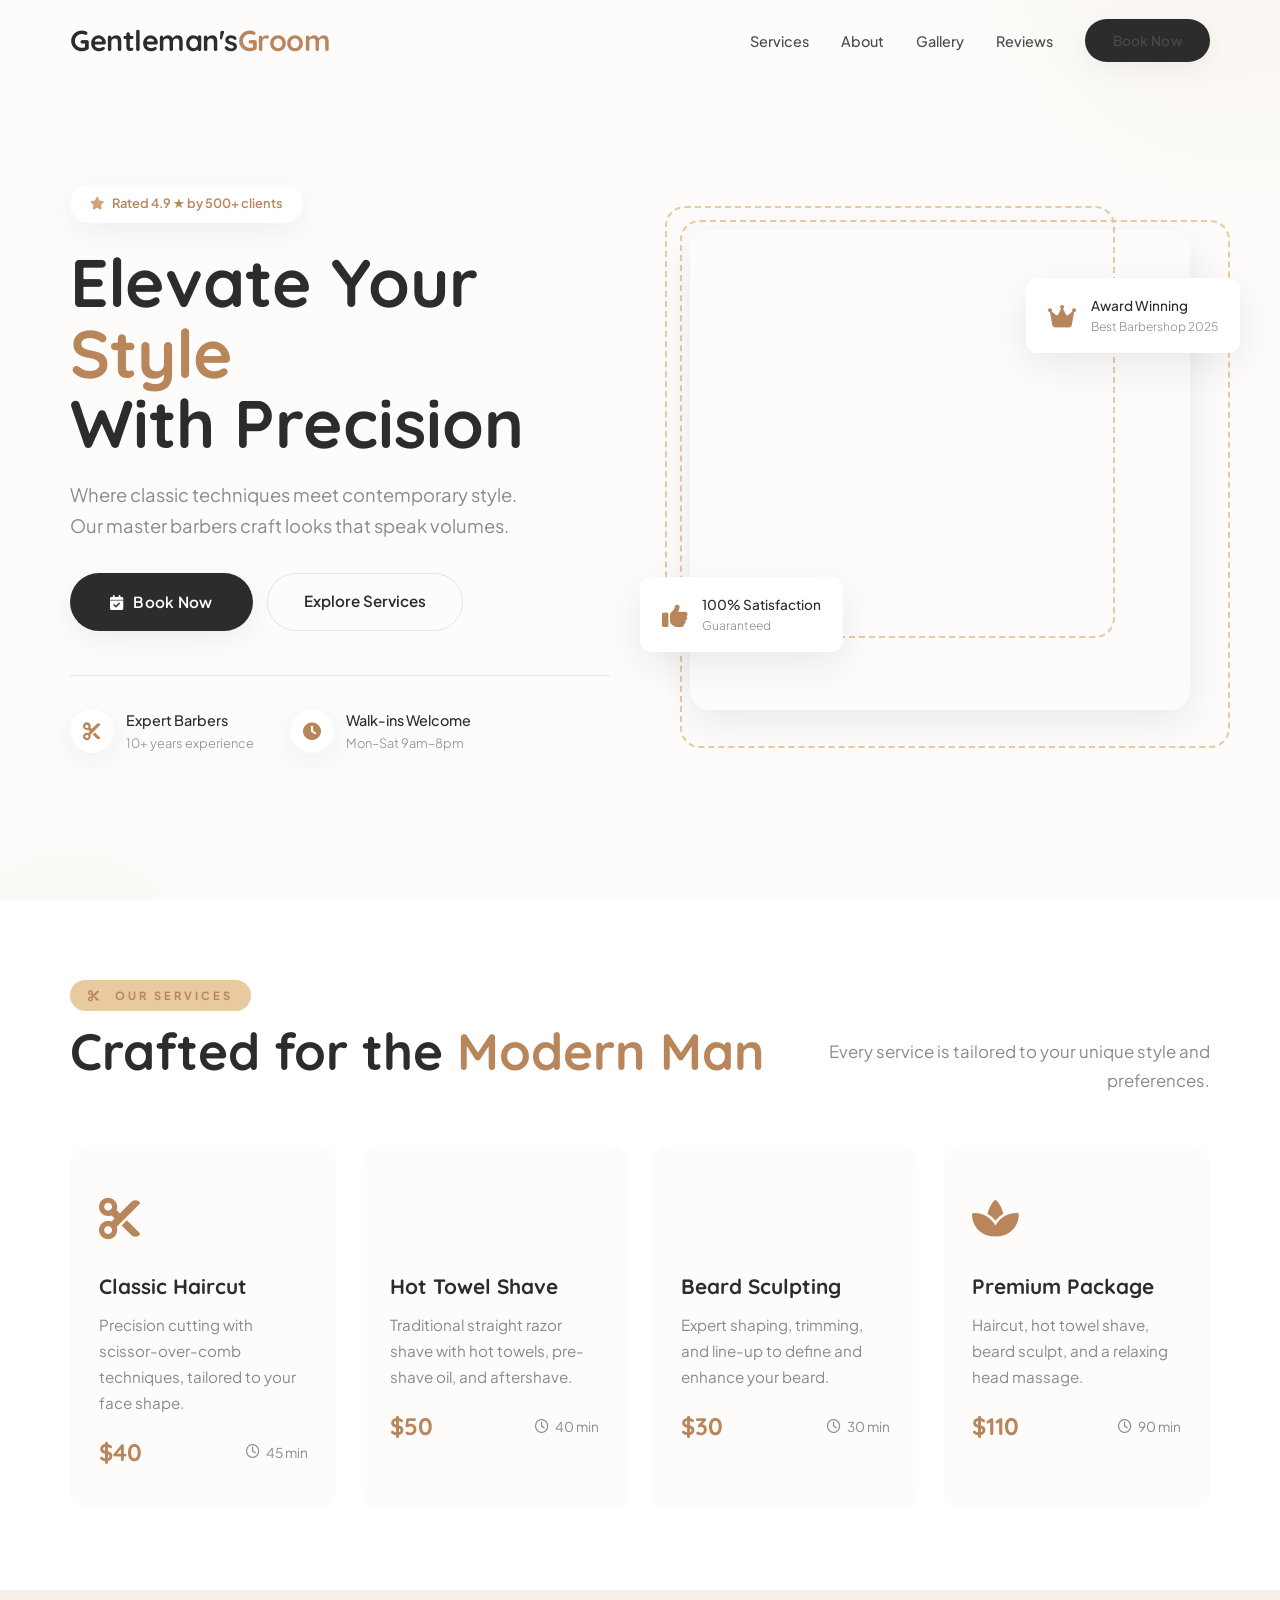
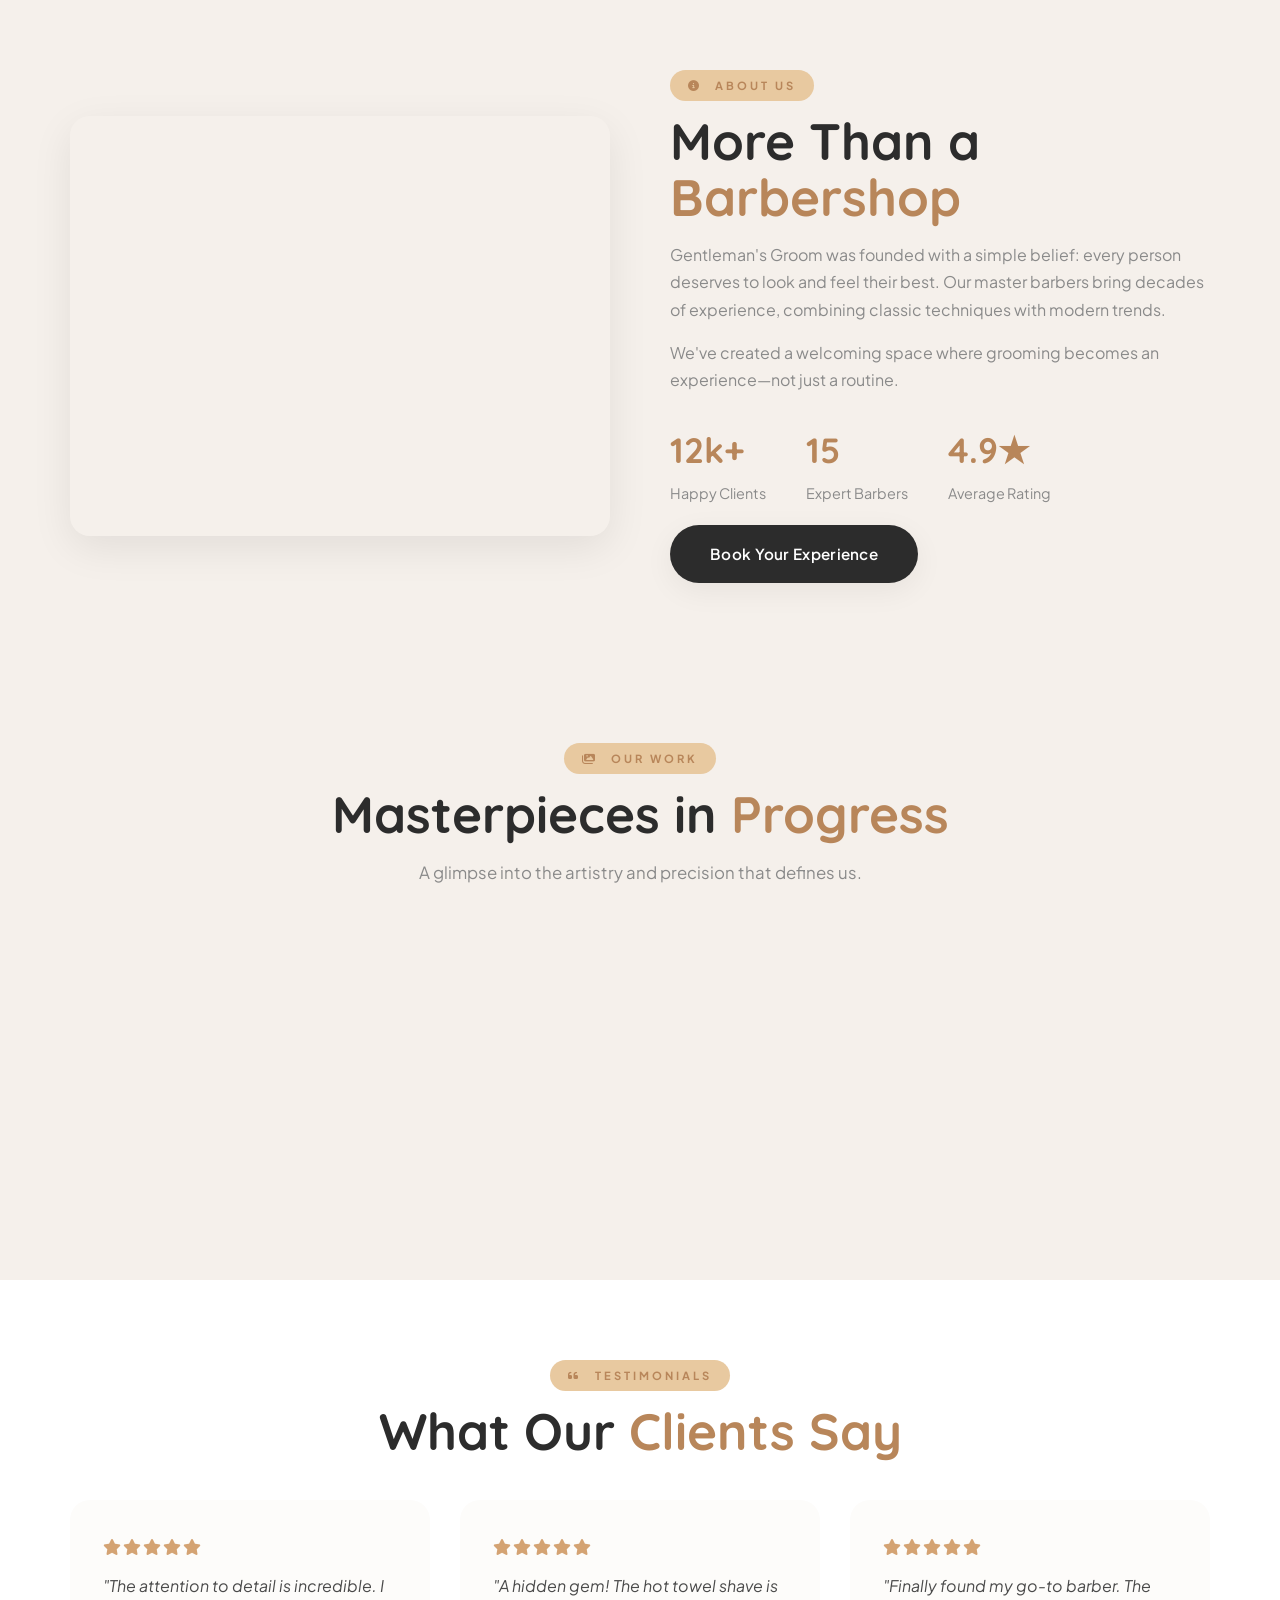
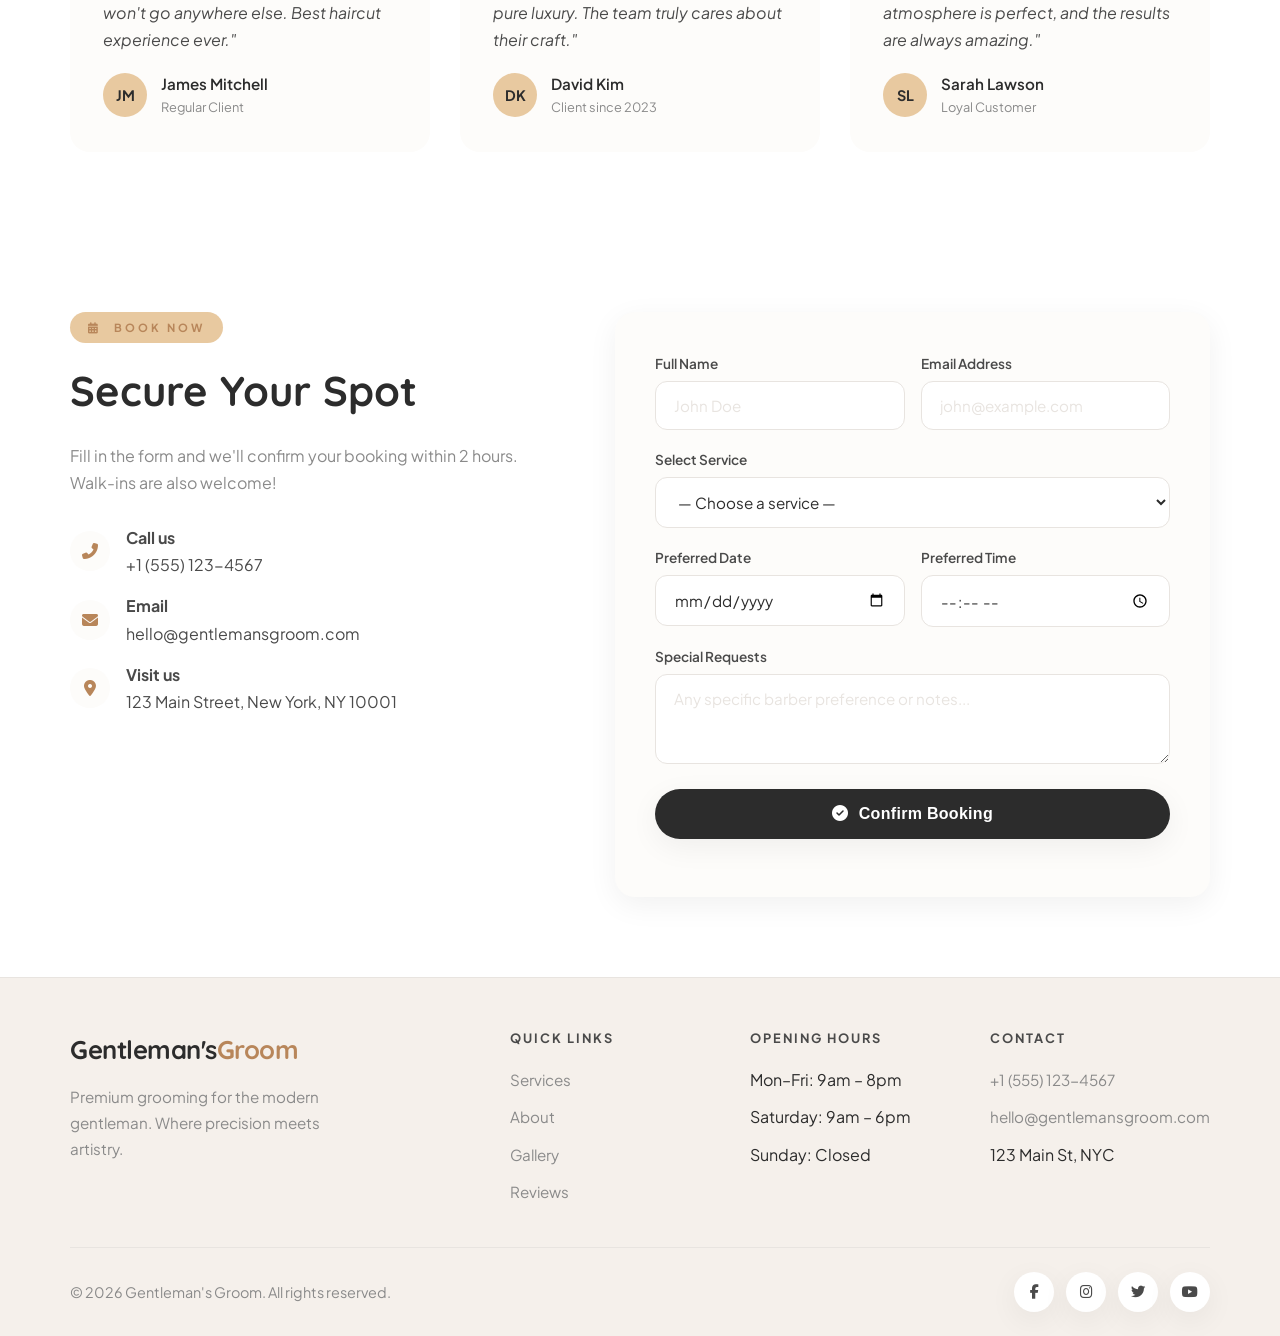
<file: template2.html>
<!DOCTYPE html>
<html lang="en">
<head>
    <meta charset="UTF-8" />
    <meta name="viewport" content="width=device-width, initial-scale=1.0" />
    <title>Gentleman's Groom - Light & Modern</title>
    <!-- Font Awesome for icons -->
    <link rel="stylesheet" href="https://cdnjs.cloudflare.com/ajax/libs/font-awesome/6.5.0/css/all.min.css" />
    <!-- Google Fonts -->
    <link href="https://fonts.googleapis.com/css2?family=Plus+Jakarta+Sans:wght@300;400;500;600;700;800&family=Quicksand:wght@300;400;500;600;700&display=swap" rel="stylesheet" />
    <style>
        /* ===== CSS VARIABLES - LIGHT THEME ===== */
        :root {
            --cream: #fdfcfa;
            --cream-dark: #f5f0eb;
            --white: #ffffff;
            --soft-gold: #e8c9a0;
            --gold: #d4a373;
            --gold-dark: #b8865a;
            --sage: #b5c4b1;
            --sage-light: #d4dfd0;
            --charcoal: #2c2c2c;
            --charcoal-light: #4a4a4a;
            --gray: #8a8a8a;
            --gray-light: #e8e4e0;
            --shadow-soft: 0 8px 30px rgba(0, 0, 0, 0.06);
            --shadow-medium: 0 12px 40px rgba(0, 0, 0, 0.08);
            --shadow-hover: 0 20px 50px rgba(0, 0, 0, 0.12);
            --radius: 20px;
            --radius-sm: 12px;
            --transition: all 0.4s cubic-bezier(0.25, 0.46, 0.45, 0.94);
        }

        /* ===== RESET & BASE ===== */
        * {
            margin: 0;
            padding: 0;
            box-sizing: border-box;
        }

        html {
            scroll-behavior: smooth;
        }

        body {
            font-family: 'Plus Jakarta Sans', sans-serif;
            background: var(--cream);
            color: var(--charcoal);
            line-height: 1.7;
            overflow-x: hidden;
        }

        ::selection {
            background: var(--gold);
            color: var(--white);
        }

        .container {
            max-width: 1200px;
            margin: 0 auto;
            padding: 0 30px;
        }

        /* ===== SCROLLBAR ===== */
        ::-webkit-scrollbar {
            width: 8px;
        }
        ::-webkit-scrollbar-track {
            background: var(--cream);
        }
        ::-webkit-scrollbar-thumb {
            background: var(--soft-gold);
            border-radius: 10px;
        }

        /* ===== REUSABLE ===== */
        .section-tag {
            display: inline-block;
            font-size: 0.7rem;
            font-weight: 700;
            letter-spacing: 3px;
            text-transform: uppercase;
            color: var(--gold-dark);
            background: var(--soft-gold);
            padding: 6px 18px;
            border-radius: 50px;
            margin-bottom: 12px;
        }

        .section-title {
            font-family: 'Quicksand', sans-serif;
            font-size: 3.2rem;
            font-weight: 700;
            line-height: 1.1;
            margin-bottom: 16px;
            color: var(--charcoal);
        }

        .section-title .highlight {
            color: var(--gold-dark);
            font-weight: 800;
        }

        .section-subtitle {
            font-size: 1.05rem;
            color: var(--gray);
            max-width: 540px;
            font-weight: 400;
        }

        .btn-primary {
            display: inline-block;
            background: var(--charcoal);
            color: var(--white);
            font-weight: 600;
            padding: 16px 40px;
            border-radius: 50px;
            text-decoration: none;
            transition: var(--transition);
            border: none;
            cursor: pointer;
            font-size: 0.95rem;
            letter-spacing: 0.3px;
            box-shadow: var(--shadow-soft);
        }

        .btn-primary:hover {
            background: var(--gold-dark);
            transform: translateY(-3px);
            box-shadow: var(--shadow-medium);
        }

        .btn-secondary {
            display: inline-block;
            background: transparent;
            color: var(--charcoal);
            font-weight: 600;
            padding: 14px 36px;
            border-radius: 50px;
            text-decoration: none;
            border: 1.5px solid var(--gray-light);
            transition: var(--transition);
            cursor: pointer;
            font-size: 0.95rem;
        }

        .btn-secondary:hover {
            border-color: var(--gold);
            color: var(--gold-dark);
            background: var(--soft-gold);
        }

        /* ===== HEADER ===== */
        header {
            position: fixed;
            top: 0;
            left: 0;
            width: 100%;
            padding: 16px 0;
            z-index: 1000;
            transition: var(--transition);
            background: transparent;
        }

        header.scrolled {
            background: rgba(253, 252, 250, 0.92);
            backdrop-filter: blur(16px);
            -webkit-backdrop-filter: blur(16px);
            box-shadow: 0 2px 20px rgba(0, 0, 0, 0.04);
            padding: 12px 0;
        }

        nav {
            display: flex;
            justify-content: space-between;
            align-items: center;
        }

        .logo {
            font-family: 'Quicksand', sans-serif;
            font-size: 1.8rem;
            font-weight: 700;
            text-decoration: none;
            color: var(--charcoal);
            letter-spacing: -0.5px;
        }

        .logo .highlight {
            color: var(--gold-dark);
        }

        .nav-links {
            display: flex;
            list-style: none;
            gap: 32px;
            align-items: center;
        }

        .nav-links a {
            color: var(--charcoal-light);
            text-decoration: none;
            font-size: 0.9rem;
            font-weight: 500;
            transition: var(--transition);
            position: relative;
        }

        .nav-links a::after {
            content: '';
            position: absolute;
            bottom: -4px;
            left: 0;
            width: 0;
            height: 2px;
            background: var(--gold);
            transition: var(--transition);
        }

        .nav-links a:hover {
            color: var(--charcoal);
        }

        .nav-links a:hover::after {
            width: 100%;
        }

        .nav-links .btn-primary {
            padding: 10px 28px;
            font-size: 0.85rem;
        }

        .nav-toggle {
            display: none;
            flex-direction: column;
            gap: 5px;
            cursor: pointer;
            background: none;
            border: none;
            padding: 8px;
        }

        .nav-toggle span {
            display: block;
            width: 26px;
            height: 2.5px;
            background: var(--charcoal);
            transition: var(--transition);
            border-radius: 2px;
        }

        .nav-toggle.active span:nth-child(1) {
            transform: rotate(45deg) translate(5px, 6px);
        }
        .nav-toggle.active span:nth-child(2) {
            opacity: 0;
        }
        .nav-toggle.active span:nth-child(3) {
            transform: rotate(-45deg) translate(5px, -6px);
        }

        /* ===== HERO ===== */
        .hero {
            min-height: 100vh;
            display: flex;
            align-items: center;
            padding: 120px 0 80px;
            background: var(--cream);
            position: relative;
            overflow: hidden;
        }

        .hero::before {
            content: '';
            position: absolute;
            top: -40%;
            right: -20%;
            width: 600px;
            height: 600px;
            background: radial-gradient(circle, rgba(212, 163, 115, 0.08) 0%, transparent 70%);
            border-radius: 50%;
            pointer-events: none;
        }

        .hero::after {
            content: '';
            position: absolute;
            bottom: -30%;
            left: -10%;
            width: 400px;
            height: 400px;
            background: radial-gradient(circle, rgba(181, 196, 177, 0.08) 0%, transparent 70%);
            border-radius: 50%;
            pointer-events: none;
        }

        .hero-grid {
            display: grid;
            grid-template-columns: 1fr 1fr;
            gap: 60px;
            align-items: center;
            position: relative;
            z-index: 2;
        }

        .hero-content .badge {
            display: inline-flex;
            align-items: center;
            gap: 8px;
            background: var(--white);
            padding: 8px 20px;
            border-radius: 50px;
            font-size: 0.8rem;
            font-weight: 600;
            color: var(--gold-dark);
            box-shadow: var(--shadow-soft);
            margin-bottom: 24px;
        }

        .hero-content h1 {
            font-family: 'Quicksand', sans-serif;
            font-size: 4.2rem;
            font-weight: 700;
            line-height: 1.05;
            margin-bottom: 20px;
            color: var(--charcoal);
        }

        .hero-content h1 .highlight {
            color: var(--gold-dark);
            font-weight: 800;
        }

        .hero-content p {
            font-size: 1.15rem;
            color: var(--gray);
            max-width: 460px;
            margin-bottom: 32px;
            font-weight: 400;
        }

        .hero-actions {
            display: flex;
            gap: 14px;
            flex-wrap: wrap;
        }

        .hero-features {
            display: flex;
            gap: 36px;
            margin-top: 44px;
            padding-top: 32px;
            border-top: 1px solid var(--gray-light);
        }

        .hero-features .feature {
            display: flex;
            align-items: center;
            gap: 12px;
        }

        .hero-features .feature .icon {
            width: 44px;
            height: 44px;
            background: var(--white);
            border-radius: 50%;
            display: flex;
            align-items: center;
            justify-content: center;
            color: var(--gold-dark);
            font-size: 1.1rem;
            box-shadow: var(--shadow-soft);
        }

        .hero-features .feature .text {
            font-size: 0.9rem;
            font-weight: 500;
        }

        .hero-features .feature .text span {
            display: block;
            font-weight: 300;
            font-size: 0.8rem;
            color: var(--gray);
        }

        .hero-visual {
            display: flex;
            justify-content: center;
            align-items: center;
        }

        .hero-image-wrapper {
            position: relative;
            width: 100%;
            max-width: 500px;
        }

        .hero-image-wrapper .main-image {
            width: 100%;
            height: 480px;
            border-radius: var(--radius);
            background: url('https://images.unsplash.com/photo-1585747860715-2ba37e788b70?w=800&auto=format') no-repeat center center/cover;
            box-shadow: var(--shadow-medium);
            position: relative;
            z-index: 2;
        }

        .hero-image-wrapper .decoration {
            position: absolute;
            border: 2px dashed var(--soft-gold);
            border-radius: var(--radius);
            z-index: 1;
        }

        .hero-image-wrapper .decoration:nth-child(2) {
            width: 90%;
            height: 90%;
            top: -5%;
            left: -5%;
            animation: rotateSlow 40s linear infinite;
        }

        .hero-image-wrapper .decoration:nth-child(3) {
            width: 110%;
            height: 110%;
            bottom: -8%;
            right: -8%;
            animation: rotateSlow 50s linear infinite reverse;
        }

        @keyframes rotateSlow {
            0% { transform: rotate(0deg); }
            100% { transform: rotate(360deg); }
        }

        .floating-card {
            position: absolute;
            background: var(--white);
            border-radius: var(--radius-sm);
            padding: 16px 22px;
            display: flex;
            align-items: center;
            gap: 14px;
            box-shadow: var(--shadow-medium);
            z-index: 5;
            animation: float 5s ease-in-out infinite;
        }

        .floating-card:nth-child(4) {
            top: 10%;
            right: -10%;
            animation-delay: 0.5s;
        }

        .floating-card:nth-child(5) {
            bottom: 12%;
            left: -10%;
            animation-delay: 1.5s;
        }

        @keyframes float {
            0%, 100% { transform: translateY(0px); }
            50% { transform: translateY(-10px); }
        }

        .floating-card .icon {
            font-size: 1.6rem;
            color: var(--gold-dark);
        }

        .floating-card .text {
            font-size: 0.85rem;
            font-weight: 500;
        }

        .floating-card .text span {
            display: block;
            font-weight: 300;
            font-size: 0.75rem;
            color: var(--gray);
        }

        /* ===== SERVICES ===== */
        .services {
            padding: 80px 0;
            background: var(--white);
        }

        .services-header {
            display: flex;
            justify-content: space-between;
            align-items: flex-end;
            flex-wrap: wrap;
            gap: 30px;
            margin-bottom: 50px;
        }

        .services-grid {
            display: grid;
            grid-template-columns: repeat(auto-fit, minmax(260px, 1fr));
            gap: 24px;
        }

        .service-card {
            background: var(--cream);
            border-radius: var(--radius);
            padding: 36px 28px;
            transition: var(--transition);
            border: 1px solid transparent;
            position: relative;
        }

        .service-card:hover {
            transform: translateY(-6px);
            border-color: var(--soft-gold);
            box-shadow: var(--shadow-hover);
            background: var(--white);
        }

        .service-card .icon {
            font-size: 2.6rem;
            margin-bottom: 16px;
            display: block;
            color: var(--gold-dark);
        }

        .service-card h3 {
            font-family: 'Quicksand', sans-serif;
            font-size: 1.3rem;
            margin-bottom: 8px;
        }

        .service-card p {
            color: var(--gray);
            font-size: 0.95rem;
            margin-bottom: 16px;
        }

        .service-card .meta {
            display: flex;
            justify-content: space-between;
            align-items: center;
        }

        .service-card .price {
            font-family: 'Quicksand', sans-serif;
            font-size: 1.5rem;
            font-weight: 700;
            color: var(--gold-dark);
        }

        .service-card .duration {
            font-size: 0.85rem;
            color: var(--gray);
            display: flex;
            align-items: center;
            gap: 6px;
        }

        /* ===== ABOUT ===== */
        .about {
            padding: 80px 0;
            background: var(--cream-dark);
        }

        .about-grid {
            display: grid;
            grid-template-columns: 1fr 1fr;
            gap: 60px;
            align-items: center;
        }

        .about-image {
            background: url('https://images.unsplash.com/photo-1595535873420-a599195b3f4a?w=800&auto=format') no-repeat center center/cover;
            border-radius: var(--radius);
            min-height: 420px;
            box-shadow: var(--shadow-medium);
            transition: var(--transition);
        }

        .about-image:hover {
            transform: scale(1.01);
            box-shadow: var(--shadow-hover);
        }

        .about-content .stats-row {
            display: flex;
            gap: 40px;
            margin-top: 28px;
        }

        .about-content .stats-row .stat h4 {
            font-family: 'Quicksand', sans-serif;
            font-size: 2.2rem;
            color: var(--gold-dark);
            font-weight: 700;
        }

        .about-content .stats-row .stat p {
            font-size: 0.9rem;
            color: var(--gray);
            font-weight: 400;
        }

        /* ===== TESTIMONIALS ===== */
        .testimonials {
            padding: 80px 0;
            background: var(--white);
        }

        .testimonial-grid {
            display: grid;
            grid-template-columns: repeat(auto-fit, minmax(280px, 1fr));
            gap: 30px;
            margin-top: 40px;
        }

        .testimonial-card {
            background: var(--cream);
            border-radius: var(--radius);
            padding: 32px;
            transition: var(--transition);
            border: 1px solid transparent;
        }

        .testimonial-card:hover {
            border-color: var(--soft-gold);
            box-shadow: var(--shadow-medium);
            transform: translateY(-4px);
        }

        .testimonial-card .stars {
            color: var(--gold);
            letter-spacing: 2px;
            margin-bottom: 12px;
            font-size: 1rem;
        }

        .testimonial-card blockquote {
            font-style: italic;
            color: var(--charcoal-light);
            font-size: 1rem;
            line-height: 1.7;
            margin-bottom: 18px;
        }

        .testimonial-card .author {
            display: flex;
            align-items: center;
            gap: 14px;
        }

        .testimonial-card .author .avatar {
            width: 44px;
            height: 44px;
            border-radius: 50%;
            background: var(--soft-gold);
            display: flex;
            align-items: center;
            justify-content: center;
            font-weight: 700;
            color: var(--charcoal);
            font-size: 0.9rem;
        }

        .testimonial-card .author .name {
            font-weight: 600;
            font-size: 0.95rem;
        }

        .testimonial-card .author .role {
            font-size: 0.8rem;
            color: var(--gray);
        }

        /* ===== GALLERY ===== */
        .gallery {
            padding: 80px 0;
            background: var(--cream-dark);
        }

        .gallery-grid {
            display: grid;
            grid-template-columns: repeat(4, 1fr);
            gap: 16px;
            margin-top: 40px;
        }

        .gallery-grid .item {
            border-radius: var(--radius-sm);
            overflow: hidden;
            aspect-ratio: 1;
            background-size: cover;
            background-position: center;
            transition: var(--transition);
            cursor: pointer;
            position: relative;
        }

        .gallery-grid .item::after {
            content: '🔍';
            position: absolute;
            inset: 0;
            background: rgba(212, 163, 115, 0.15);
            display: flex;
            align-items: center;
            justify-content: center;
            font-size: 2rem;
            opacity: 0;
            transition: var(--transition);
            backdrop-filter: blur(2px);
        }

        .gallery-grid .item:hover::after {
            opacity: 1;
        }

        .gallery-grid .item:hover {
            transform: scale(1.03);
            z-index: 2;
            box-shadow: var(--shadow-medium);
        }

        .gallery-grid .item:nth-child(1) { background-image: url('https://images.unsplash.com/photo-1599351431202-1e0f0137899a?w=600&auto=format'); }
        .gallery-grid .item:nth-child(2) { background-image: url('https://images.unsplash.com/photo-1585747860715-2ba37e788b70?w=600&auto=format'); }
        .gallery-grid .item:nth-child(3) { background-image: url('https://images.unsplash.com/photo-1595535873420-a599195b3f4a?w=600&auto=format'); }
        .gallery-grid .item:nth-child(4) { background-image: url('https://images.unsplash.com/photo-1605497788044-5a32c7078486?w=600&auto=format'); }

        /* ===== BOOKING ===== */
        .booking {
            padding: 80px 0;
            background: var(--white);
        }

        .booking-wrapper {
            display: grid;
            grid-template-columns: 1fr 1.2fr;
            gap: 50px;
            align-items: start;
        }

        .booking-info h2 {
            font-family: 'Quicksand', sans-serif;
            font-size: 2.6rem;
            margin-bottom: 16px;
        }

        .booking-info p {
            color: var(--gray);
            margin-bottom: 28px;
        }

        .booking-info .info-item {
            display: flex;
            align-items: center;
            gap: 16px;
            margin-bottom: 14px;
            color: var(--charcoal-light);
        }

        .booking-info .info-item i {
            width: 40px;
            height: 40px;
            background: var(--cream);
            border-radius: 50%;
            display: flex;
            align-items: center;
            justify-content: center;
            color: var(--gold-dark);
            font-size: 1rem;
        }

        .booking-form {
            background: var(--cream);
            border-radius: var(--radius);
            padding: 40px;
            box-shadow: var(--shadow-soft);
        }

        .booking-form .form-row {
            display: grid;
            grid-template-columns: 1fr 1fr;
            gap: 16px;
        }

        .form-group {
            margin-bottom: 18px;
        }

        .form-group label {
            display: block;
            font-size: 0.85rem;
            font-weight: 600;
            margin-bottom: 6px;
            color: var(--charcoal-light);
        }

        .form-group input,
        .form-group select,
        .form-group textarea {
            width: 100%;
            padding: 14px 18px;
            background: var(--white);
            border: 1px solid var(--gray-light);
            border-radius: var(--radius-sm);
            color: var(--charcoal);
            font-size: 0.95rem;
            transition: var(--transition);
            font-family: 'Plus Jakarta Sans', sans-serif;
        }

        .form-group input:focus,
        .form-group select:focus,
        .form-group textarea:focus {
            outline: none;
            border-color: var(--gold);
            box-shadow: 0 0 0 4px rgba(212, 163, 115, 0.08);
        }

        .form-group input::placeholder,
        .form-group textarea::placeholder {
            color: var(--gray-light);
        }

        .form-group select option {
            background: var(--white);
        }

        .form-group textarea {
            resize: vertical;
            min-height: 90px;
        }

        .booking-form .btn-primary {
            width: 100%;
            padding: 16px;
            font-size: 1rem;
        }

        #formMessage {
            margin-top: 18px;
            text-align: center;
            font-weight: 500;
        }

        /* ===== FOOTER ===== */
        footer {
            background: var(--cream-dark);
            padding: 50px 0 24px;
            border-top: 1px solid var(--gray-light);
        }

        .footer-grid {
            display: grid;
            grid-template-columns: 2fr 1fr 1fr 1fr;
            gap: 40px;
            margin-bottom: 32px;
        }

        .footer-brand .logo {
            font-size: 1.6rem;
            display: inline-block;
            margin-bottom: 12px;
        }

        .footer-brand p {
            color: var(--gray);
            font-size: 0.95rem;
            max-width: 280px;
        }

        .footer-col h4 {
            font-size: 0.8rem;
            text-transform: uppercase;
            letter-spacing: 2px;
            color: var(--charcoal-light);
            margin-bottom: 16px;
            font-weight: 700;
        }

        .footer-col ul {
            list-style: none;
        }

        .footer-col ul li {
            margin-bottom: 10px;
        }

        .footer-col ul a {
            color: var(--gray);
            text-decoration: none;
            transition: var(--transition);
            font-size: 0.95rem;
        }

        .footer-col ul a:hover {
            color: var(--gold-dark);
        }

        .footer-bottom {
            padding-top: 24px;
            border-top: 1px solid var(--gray-light);
            display: flex;
            justify-content: space-between;
            align-items: center;
            flex-wrap: wrap;
            gap: 16px;
            color: var(--gray);
            font-size: 0.9rem;
        }

        .footer-socials {
            display: flex;
            gap: 12px;
        }

        .footer-socials a {
            width: 40px;
            height: 40px;
            border-radius: 50%;
            background: var(--white);
            display: flex;
            align-items: center;
            justify-content: center;
            color: var(--charcoal-light);
            transition: var(--transition);
            text-decoration: none;
            box-shadow: var(--shadow-soft);
        }

        .footer-socials a:hover {
            background: var(--gold-dark);
            color: var(--white);
            transform: translateY(-3px);
        }

        /* ===== RESPONSIVE ===== */
        @media (max-width: 1024px) {
            .hero-grid {
                grid-template-columns: 1fr;
                text-align: center;
            }
            .hero-content p {
                margin-left: auto;
                margin-right: auto;
            }
            .hero-actions {
                justify-content: center;
            }
            .hero-features {
                justify-content: center;
                flex-wrap: wrap;
            }
            .hero-image-wrapper .main-image {
                height: 380px;
            }
            .floating-card {
                display: none;
            }
            .about-grid {
                grid-template-columns: 1fr;
            }
            .booking-wrapper {
                grid-template-columns: 1fr;
            }
            .gallery-grid {
                grid-template-columns: repeat(2, 1fr);
            }
            .footer-grid {
                grid-template-columns: 1fr 1fr;
            }
        }

        @media (max-width: 768px) {
            .container {
                padding: 0 20px;
            }
            .section-title {
                font-size: 2.4rem;
            }
            .hero-content h1 {
                font-size: 2.8rem;
            }
            .nav-links {
                position: fixed;
                top: 0;
                right: -100%;
                width: 75%;
                max-width: 300px;
                height: 100vh;
                background: var(--white);
                flex-direction: column;
                padding: 80px 32px 32px;
                gap: 20px;
                transition: var(--transition);
                box-shadow: var(--shadow-medium);
            }
            .nav-links.open {
                right: 0;
            }
            .nav-toggle {
                display: flex;
                z-index: 1001;
            }
            .hero-image-wrapper .main-image {
                height: 300px;
            }
            .services-grid {
                grid-template-columns: 1fr;
            }
            .testimonial-grid {
                grid-template-columns: 1fr;
            }
            .gallery-grid {
                grid-template-columns: 1fr 1fr;
                gap: 12px;
            }
            .booking-form .form-row {
                grid-template-columns: 1fr;
            }
            .footer-grid {
                grid-template-columns: 1fr;
                gap: 24px;
            }
            .footer-bottom {
                flex-direction: column;
                text-align: center;
            }
            .about-content .stats-row {
                justify-content: center;
            }
            .about-image {
                min-height: 280px;
            }
            .hero-features {
                gap: 20px;
            }
        }

        @media (max-width: 480px) {
            .hero-content h1 {
                font-size: 2.2rem;
            }
            .section-title {
                font-size: 2rem;
            }
            .booking-form {
                padding: 24px;
            }
            .hero-image-wrapper .main-image {
                height: 250px;
            }
        }
    </style>
</head>
<body>

    <!-- ===== HEADER ===== -->
    <header id="header">
        <div class="container">
            <nav>
                <a href="#" class="logo">Gentleman's<span class="highlight">Groom</span></a>
                <ul class="nav-links" id="navLinks">
                    <li><a href="#services">Services</a></li>
                    <li><a href="#about">About</a></li>
                    <li><a href="#gallery">Gallery</a></li>
                    <li><a href="#testimonials">Reviews</a></li>
                    <li><a href="#booking" class="btn-primary" style="padding:10px 28px;font-size:0.85rem;">Book Now</a></li>
                </ul>
                <button class="nav-toggle" id="navToggle" aria-label="Toggle navigation">
                    <span></span><span></span><span></span>
                </button>
            </nav>
        </div>
    </header>

    <!-- ===== HERO ===== -->
    <section class="hero" id="home">
        <div class="container">
            <div class="hero-grid">
                <div class="hero-content">
                    <div class="badge">
                        <i class="fas fa-star" style="color:var(--gold);"></i> Rated 4.9 ★ by 500+ clients
                    </div>
                    <h1>Elevate Your <span class="highlight">Style</span><br />With Precision</h1>
                    <p>Where classic techniques meet contemporary style. Our master barbers craft looks that speak volumes.</p>
                    <div class="hero-actions">
                        <a href="#booking" class="btn-primary"><i class="fas fa-calendar-check" style="margin-right:10px;"></i>Book Now</a>
                        <a href="#services" class="btn-secondary">Explore Services</a>
                    </div>
                    <div class="hero-features">
                        <div class="feature">
                            <div class="icon"><i class="fas fa-scissors"></i></div>
                            <div class="text">Expert Barbers <span>10+ years experience</span></div>
                        </div>
                        <div class="feature">
                            <div class="icon"><i class="fas fa-clock"></i></div>
                            <div class="text">Walk-ins Welcome <span>Mon–Sat 9am–8pm</span></div>
                        </div>
                    </div>
                </div>
                <div class="hero-visual">
                    <div class="hero-image-wrapper">
                        <div class="main-image"></div>
                        <div class="decoration"></div>
                        <div class="decoration"></div>
                        <div class="floating-card">
                            <span class="icon"><i class="fas fa-crown"></i></span>
                            <span class="text">Award Winning <span>Best Barbershop 2025</span></span>
                        </div>
                        <div class="floating-card">
                            <span class="icon"><i class="fas fa-thumbs-up"></i></span>
                            <span class="text">100% Satisfaction <span>Guaranteed</span></span>
                        </div>
                    </div>
                </div>
            </div>
        </div>
    </section>

    <!-- ===== SERVICES ===== -->
    <section class="services" id="services">
        <div class="container">
            <div class="services-header">
                <div>
                    <span class="section-tag"><i class="fas fa-cut" style="margin-right:8px;"></i> Our Services</span>
                    <h2 class="section-title">Crafted for the <span class="highlight">Modern Man</span></h2>
                </div>
                <p class="section-subtitle" style="text-align:right;max-width:400px;">Every service is tailored to your unique style and preferences.</p>
            </div>
            <div class="services-grid">
                <div class="service-card">
                    <span class="icon"><i class="fas fa-cut"></i></span>
                    <h3>Classic Haircut</h3>
                    <p>Precision cutting with scissor-over-comb techniques, tailored to your face shape.</p>
                    <div class="meta">
                        <span class="price">$40</span>
                        <span class="duration"><i class="far fa-clock"></i> 45 min</span>
                    </div>
                </div>
                <div class="service-card">
                    <span class="icon"><i class="fas fa-razor-blade"></i></span>
                    <h3>Hot Towel Shave</h3>
                    <p>Traditional straight razor shave with hot towels, pre-shave oil, and aftershave.</p>
                    <div class="meta">
                        <span class="price">$50</span>
                        <span class="duration"><i class="far fa-clock"></i> 40 min</span>
                    </div>
                </div>
                <div class="service-card">
                    <span class="icon"><i class="fas fa-beard"></i></span>
                    <h3>Beard Sculpting</h3>
                    <p>Expert shaping, trimming, and line-up to define and enhance your beard.</p>
                    <div class="meta">
                        <span class="price">$30</span>
                        <span class="duration"><i class="far fa-clock"></i> 30 min</span>
                    </div>
                </div>
                <div class="service-card">
                    <span class="icon"><i class="fas fa-spa"></i></span>
                    <h3>Premium Package</h3>
                    <p>Haircut, hot towel shave, beard sculpt, and a relaxing head massage.</p>
                    <div class="meta">
                        <span class="price">$110</span>
                        <span class="duration"><i class="far fa-clock"></i> 90 min</span>
                    </div>
                </div>
            </div>
        </div>
    </section>

    <!-- ===== ABOUT ===== -->
    <section class="about" id="about">
        <div class="container">
            <div class="about-grid">
                <div class="about-image"></div>
                <div class="about-content">
                    <span class="section-tag"><i class="fas fa-info-circle" style="margin-right:8px;"></i> About Us</span>
                    <h2 class="section-title">More Than a <span class="highlight">Barbershop</span></h2>
                    <p style="color:var(--gray);font-weight:400;margin-bottom:16px;">
                        Gentleman's Groom was founded with a simple belief: every person deserves to look and feel their best. Our master barbers bring decades of experience, combining classic techniques with modern trends.
                    </p>
                    <p style="color:var(--gray);font-weight:400;margin-bottom:10px;">
                        We've created a welcoming space where grooming becomes an experience—not just a routine.
                    </p>
                    <div class="stats-row">
                        <div class="stat">
                            <h4>12k+</h4>
                            <p>Happy Clients</p>
                        </div>
                        <div class="stat">
                            <h4>15</h4>
                            <p>Expert Barbers</p>
                        </div>
                        <div class="stat">
                            <h4>4.9★</h4>
                            <p>Average Rating</p>
                        </div>
                    </div>
                    <a href="#booking" class="btn-primary" style="margin-top:20px;">Book Your Experience</a>
                </div>
            </div>
        </div>
    </section>

    <!-- ===== GALLERY ===== -->
    <section class="gallery" id="gallery">
        <div class="container">
            <div style="text-align:center;">
                <span class="section-tag"><i class="fas fa-images" style="margin-right:8px;"></i> Our Work</span>
                <h2 class="section-title">Masterpieces in <span class="highlight">Progress</span></h2>
                <p class="section-subtitle" style="margin:0 auto 20px;">A glimpse into the artistry and precision that defines us.</p>
            </div>
            <div class="gallery-grid">
                <div class="item"></div>
                <div class="item"></div>
                <div class="item"></div>
                <div class="item"></div>
            </div>
        </div>
    </section>

    <!-- ===== TESTIMONIALS ===== -->
    <section class="testimonials" id="testimonials">
        <div class="container">
            <div style="text-align:center;">
                <span class="section-tag"><i class="fas fa-quote-left" style="margin-right:8px;"></i> Testimonials</span>
                <h2 class="section-title">What Our <span class="highlight">Clients Say</span></h2>
            </div>
            <div class="testimonial-grid">
                <div class="testimonial-card">
                    <div class="stars"><i class="fas fa-star"></i><i class="fas fa-star"></i><i class="fas fa-star"></i><i class="fas fa-star"></i><i class="fas fa-star"></i></div>
                    <blockquote>"The attention to detail is incredible. I won't go anywhere else. Best haircut experience ever."</blockquote>
                    <div class="author">
                        <div class="avatar">JM</div>
                        <div>
                            <div class="name">James Mitchell</div>
                            <div class="role">Regular Client</div>
                        </div>
                    </div>
                </div>
                <div class="testimonial-card">
                    <div class="stars"><i class="fas fa-star"></i><i class="fas fa-star"></i><i class="fas fa-star"></i><i class="fas fa-star"></i><i class="fas fa-star"></i></div>
                    <blockquote>"A hidden gem! The hot towel shave is pure luxury. The team truly cares about their craft."</blockquote>
                    <div class="author">
                        <div class="avatar">DK</div>
                        <div>
                            <div class="name">David Kim</div>
                            <div class="role">Client since 2023</div>
                        </div>
                    </div>
                </div>
                <div class="testimonial-card">
                    <div class="stars"><i class="fas fa-star"></i><i class="fas fa-star"></i><i class="fas fa-star"></i><i class="fas fa-star"></i><i class="fas fa-star"></i></div>
                    <blockquote>"Finally found my go-to barber. The atmosphere is perfect, and the results are always amazing."</blockquote>
                    <div class="author">
                        <div class="avatar">SL</div>
                        <div>
                            <div class="name">Sarah Lawson</div>
                            <div class="role">Loyal Customer</div>
                        </div>
                    </div>
                </div>
            </div>
        </div>
    </section>

    <!-- ===== BOOKING ===== -->
    <section class="booking" id="booking">
        <div class="container">
            <div class="booking-wrapper">
                <div class="booking-info">
                    <span class="section-tag"><i class="fas fa-calendar-alt" style="margin-right:8px;"></i> Book Now</span>
                    <h2>Secure Your <span class="highlight">Spot</span></h2>
                    <p>Fill in the form and we'll confirm your booking within 2 hours. Walk-ins are also welcome!</p>
                    <div class="info-item">
                        <i class="fas fa-phone-alt"></i>
                        <div><strong>Call us</strong><br>+1 (555) 123-4567</div>
                    </div>
                    <div class="info-item">
                        <i class="fas fa-envelope"></i>
                        <div><strong>Email</strong><br>hello@gentlemansgroom.com</div>
                    </div>
                    <div class="info-item">
                        <i class="fas fa-map-marker-alt"></i>
                        <div><strong>Visit us</strong><br>123 Main Street, New York, NY 10001</div>
                    </div>
                </div>
                <div class="booking-form">
                    <form id="bookingForm">
                        <div class="form-row">
                            <div class="form-group">
                                <label for="name">Full Name</label>
                                <input type="text" id="name" placeholder="John Doe" required />
                            </div>
                            <div class="form-group">
                                <label for="email">Email Address</label>
                                <input type="email" id="email" placeholder="john@example.com" required />
                            </div>
                        </div>
                        <div class="form-group">
                            <label for="service">Select Service</label>
                            <select id="service" required>
                                <option value="">— Choose a service —</option>
                                <option value="Classic Haircut">Classic Haircut – $40</option>
                                <option value="Hot Towel Shave">Hot Towel Shave – $50</option>
                                <option value="Beard Sculpting">Beard Sculpting – $30</option>
                                <option value="Premium Package">Premium Package – $110</option>
                            </select>
                        </div>
                        <div class="form-row">
                            <div class="form-group">
                                <label for="date">Preferred Date</label>
                                <input type="date" id="date" required />
                            </div>
                            <div class="form-group">
                                <label for="time">Preferred Time</label>
                                <input type="time" id="time" required />
                            </div>
                        </div>
                        <div class="form-group">
                            <label for="notes">Special Requests</label>
                            <textarea id="notes" placeholder="Any specific barber preference or notes..."></textarea>
                        </div>
                        <button type="submit" class="btn-primary"><i class="fas fa-check-circle" style="margin-right:10px;"></i>Confirm Booking</button>
                    </form>
                    <div id="formMessage"></div>
                </div>
            </div>
        </div>
    </section>

    <!-- ===== FOOTER ===== -->
    <footer>
        <div class="container">
            <div class="footer-grid">
                <div class="footer-brand">
                    <a href="#" class="logo">Gentleman's<span class="highlight">Groom</span></a>
                    <p>Premium grooming for the modern gentleman. Where precision meets artistry.</p>
                </div>
                <div class="footer-col">
                    <h4>Quick Links</h4>
                    <ul>
                        <li><a href="#services">Services</a></li>
                        <li><a href="#about">About</a></li>
                        <li><a href="#gallery">Gallery</a></li>
                        <li><a href="#testimonials">Reviews</a></li>
                    </ul>
                </div>
                <div class="footer-col">
                    <h4>Opening Hours</h4>
                    <ul>
                        <li>Mon–Fri: 9am – 8pm</li>
                        <li>Saturday: 9am – 6pm</li>
                        <li>Sunday: Closed</li>
                    </ul>
                </div>
                <div class="footer-col">
                    <h4>Contact</h4>
                    <ul>
                        <li><a href="tel:+15551234567">+1 (555) 123-4567</a></li>
                        <li><a href="mailto:hello@gentlemansgroom.com">hello@gentlemansgroom.com</a></li>
                        <li>123 Main St, NYC</li>
                    </ul>
                </div>
            </div>
            <div class="footer-bottom">
                <span>&copy; 2026 Gentleman's Groom. All rights reserved.</span>
                <div class="footer-socials">
                    <a href="#" aria-label="Facebook"><i class="fab fa-facebook-f"></i></a>
                    <a href="#" aria-label="Instagram"><i class="fab fa-instagram"></i></a>
                    <a href="#" aria-label="Twitter"><i class="fab fa-twitter"></i></a>
                    <a href="#" aria-label="YouTube"><i class="fab fa-youtube"></i></a>
                </div>
            </div>
        </div>
    </footer>

    <!-- ===== JAVASCRIPT ===== -->
    <script>
        // ===== NAVIGATION TOGGLE =====
        const navToggle = document.getElementById('navToggle');
        const navLinks = document.getElementById('navLinks');

        navToggle.addEventListener('click', () => {
            navToggle.classList.toggle('active');
            navLinks.classList.toggle('open');
        });

        document.querySelectorAll('.nav-links a').forEach(link => {
            link.addEventListener('click', () => {
                navToggle.classList.remove('active');
                navLinks.classList.remove('open');
            });
        });

        // ===== HEADER SCROLL EFFECT =====
        const header = document.getElementById('header');
        window.addEventListener('scroll', () => {
            if (window.pageYOffset > 60) {
                header.classList.add('scrolled');
            } else {
                header.classList.remove('scrolled');
            }
        });

        // ===== BOOKING FORM =====
        document.getElementById('bookingForm').addEventListener('submit', function(e) {
            e.preventDefault();

            const name = document.getElementById('name').value.trim();
            const email = document.getElementById('email').value.trim();
            const service = document.getElementById('service').value;
            const date = document.getElementById('date').value;
            const time = document.getElementById('time').value;
            const messageDiv = document.getElementById('formMessage');

            if (!name || !email || !service || !date || !time) {
                messageDiv.innerHTML = '⚠️ Please fill in all required fields.';
                messageDiv.style.color = '#b8865a';
                return;
            }

            messageDiv.innerHTML = `
                <div style="background:var(--cream);border:1px solid var(--soft-gold);border-radius:12px;padding:14px;">
                    <i class="fas fa-check-circle" style="color:var(--gold-dark);font-size:1.2rem;margin-right:10px;"></i>
                    ✅ Thanks, ${name}! Your booking for <strong>${service}</strong> on <strong>${date}</strong> at <strong>${time}</strong> is confirmed. We'll see you soon!
                </div>
            `;
            messageDiv.style.color = 'var(--charcoal)';

            setTimeout(() => {
                messageDiv.innerHTML = '';
            }, 8000);
        });

        // ===== SET MIN DATE =====
        document.addEventListener('DOMContentLoaded', function() {
            const dateInput = document.getElementById('date');
            const today = new Date().toISOString().split('T')[0];
            dateInput.setAttribute('min', today);
        });

        // ===== SMOOTH SCROLL =====
        document.querySelectorAll('a[href^="#"]').forEach(anchor => {
            anchor.addEventListener('click', function(e) {
                const href = this.getAttribute('href');
                if (href === "#") return;
                e.preventDefault();
                const target = document.querySelector(href);
                if (target) {
                    target.scrollIntoView({ behavior: 'smooth', block: 'start' });
                }
            });
        });

        // ===== GALLERY PREVIEW =====
        document.querySelectorAll('.gallery-grid .item').forEach(item => {
            item.addEventListener('click', function() {
                const style = getComputedStyle(this);
                const bgImage = style.backgroundImage;
                const url = bgImage.replace(/^url\(["']?/, '').replace(/["']?\)$/, '');
                if (url) window.open(url, '_blank');
            });
        });

        console.log('✨ Gentleman\'s Groom — Light Theme Template');
        console.log('📌 Clean, modern, and welcoming design.');
    </script>
</body>
</html>
</file>
<file: style.css>
/*====================================
    GOOGLE FONTS
=====================================*/

@import url('https://fonts.googleapis.com/css2?family=Oswald:wght@400;500;600;700&family=Poppins:wght@300;400;500;600&display=swap');

/*====================================
    RESET
=====================================*/

*{
    margin:0;
    padding:0;
    box-sizing:border-box;
}

html{
    scroll-behavior:smooth;
}

body{
    font-family:'Poppins',sans-serif;
    background:#111;
    color:#fff;
    overflow-x:hidden;
}

img{
    width:100%;
    display:block;
}

a{
    text-decoration:none;
}

ul{
    list-style:none;
}

section{
    padding:100px 10%;
}

/*====================================
    VARIABLES
=====================================*/

:root{

    --primary:#d4af37;
    --dark:#111;
    --dark2:#1b1b1b;
    --light:#fff;
    --gray:#999;
    --transition:.4s;

}

/*====================================
    SCROLLBAR
=====================================*/

::-webkit-scrollbar{
    width:10px;
}

::-webkit-scrollbar-track{
    background:#111;
}

::-webkit-scrollbar-thumb{
    background:var(--primary);
    border-radius:20px;
}

/*====================================
    HEADER
=====================================*/

header{

    position:fixed;
    top:0;
    left:0;
    width:100%;
    padding:22px 10%;

    display:flex;
    justify-content:space-between;
    align-items:center;

    z-index:999;

    background:rgba(0,0,0,.45);
    backdrop-filter:blur(15px);

}

.logo{

    font-size:32px;
    font-family:'Oswald',sans-serif;
    font-weight:700;
    color:#fff;
    letter-spacing:2px;

}

.logo span{
    color:var(--primary);
}

nav ul{

    display:flex;
    gap:45px;

}

nav ul li a{

    color:#fff;
    font-size:16px;
    transition:.3s;

}

nav ul li a:hover{

    color:var(--primary);

}

.menu-btn{

    display:none;
    font-size:28px;
    cursor:pointer;

}

/*====================================
    HERO
=====================================*/

.hero{

    min-height:100vh;

    display:flex;
    align-items:center;

    background:url("images/hero.jpg") center center/cover no-repeat;

    position:relative;

}

.overlay{

    position:absolute;
    inset:0;

    background:linear-gradient(to right,
    rgba(0,0,0,.88),
    rgba(0,0,0,.55));

}

.hero-content{

    position:relative;
    z-index:2;

    max-width:650px;

}

.hero-content p{

    color:var(--primary);
    letter-spacing:3px;
    text-transform:uppercase;
    margin-bottom:18px;

}

.hero-content h1{

    font-size:85px;
    line-height:1.1;
    font-family:'Oswald',sans-serif;
    margin-bottom:20px;

}

.hero-content h4{

    color:#ddd;
    font-weight:400;
    margin-bottom:40px;
    line-height:1.8;

}

/*====================================
    BUTTONS
=====================================*/

.hero-buttons{

    display:flex;
    gap:20px;
    flex-wrap:wrap;

}

.btn{

    display:inline-block;

    padding:15px 40px;

    background:var(--primary);

    color:#111;

    border-radius:50px;

    font-weight:600;

    transition:.4s;

}

.btn:hover{

    transform:translateY(-5px);

    box-shadow:0 15px 35px rgba(212,175,55,.4);

}

.btn-outline{

    display:inline-block;

    padding:15px 40px;

    border:2px solid var(--primary);

    color:#fff;

    border-radius:50px;

    transition:.4s;

}

.btn-outline:hover{

    background:var(--primary);

    color:#111;

}

/*====================================
    TITLE
=====================================*/

.title{

    text-align:center;
    margin-bottom:70px;

}

.title p{

    color:var(--primary);

    letter-spacing:3px;

    margin-bottom:10px;

}

.title h2{

    font-size:46px;

    font-family:'Oswald',sans-serif;

}

/*====================================
    MOBILE MENU
=====================================*/

@media(max-width:900px){

nav{

    position:absolute;

    top:100%;

    left:0;

    width:100%;

    background:#111;

    display:none;

}

nav.active{

    display:block;

}

nav ul{

    flex-direction:column;

    gap:0;

}

nav ul li{

    border-bottom:1px solid rgba(255,255,255,.08);

}

nav ul li a{

    display:block;

    padding:20px;

}

.menu-btn{

    display:block;

}

.hero{

    text-align:center;

}

.hero-content{

    max-width:100%;

}

.hero-buttons{

    justify-content:center;

}

.hero-content h1{

    font-size:55px;

}

}

/*====================================
    SMALL DEVICES
=====================================*/

@media(max-width:600px){

section{

    padding:80px 7%;

}

header{

    padding:18px 7%;

}

.logo{

    font-size:26px;

}

.hero-content h1{

    font-size:42px;

}

.hero-content h4{

    font-size:15px;

}

.btn,
.btn-outline{

    width:100%;
    text-align:center;

}

.title h2{

    font-size:34px;

}

}

/*====================================
    ABOUT SECTION
=====================================*/

.about{

    display:grid;
    grid-template-columns:1fr 1fr;
    align-items:center;
    gap:70px;
    background:#151515;

}

.about-image{

    overflow:hidden;
    border-radius:20px;

}

.about-image img{

    height:100%;
    object-fit:cover;
    transition:.6s;

}

.about-image:hover img{

    transform:scale(1.08);

}

.about-content span{

    color:var(--primary);
    letter-spacing:3px;
    font-size:14px;

}

.about-content h2{

    margin:20px 0;
    font-size:48px;
    font-family:'Oswald',sans-serif;
    line-height:1.2;

}

.about-content p{

    color:#bbb;
    line-height:1.9;
    margin-bottom:35px;

}

/*====================================
    ABOUT INFO
=====================================*/

.about-info{

    display:grid;
    grid-template-columns:repeat(3,1fr);
    gap:20px;
    margin-bottom:40px;

}

.about-info div{

    background:#1d1d1d;
    padding:30px 20px;
    border-radius:15px;
    text-align:center;
    transition:.4s;
    border:1px solid transparent;

}

.about-info div:hover{

    transform:translateY(-10px);
    border-color:var(--primary);

}

.about-info h3{

    color:var(--primary);
    font-size:34px;
    margin-bottom:10px;
    font-family:'Oswald',sans-serif;

}

.about-info p{

    color:#ccc;
    margin:0;
    font-size:15px;

}

/*====================================
    SERVICES
=====================================*/

.services{

    background:#111;

}

.service-grid{

    display:grid;
    grid-template-columns:repeat(auto-fit,minmax(260px,1fr));
    gap:30px;

}

.card{

    background:#191919;
    padding:45px 30px;
    border-radius:18px;
    text-align:center;
    transition:.4s;
    border:1px solid rgba(255,255,255,.05);

}

.card:hover{

    transform:translateY(-12px);
    border-color:var(--primary);
    box-shadow:0 15px 40px rgba(0,0,0,.35);

}

.card i{

    font-size:55px;
    color:var(--primary);
    margin-bottom:25px;

}

.card h3{

    font-size:28px;
    margin-bottom:15px;
    font-family:'Oswald',sans-serif;

}

.card p{

    color:#bbb;
    line-height:1.8;

}

/*====================================
    WHY CHOOSE US
=====================================*/

.choose{

    display:grid;
    grid-template-columns:1fr 1fr;
    align-items:center;
    gap:70px;
    background:#181818;

}

.choose .left h2{

    font-size:50px;
    font-family:'Oswald',sans-serif;
    margin-bottom:25px;

}

.choose .left p{

    color:#bdbdbd;
    line-height:1.9;
    margin-bottom:35px;

}

.choose ul{

    margin-bottom:40px;

}

.choose ul li{

    color:#ddd;
    padding:12px 0;
    font-size:17px;
    border-bottom:1px solid rgba(255,255,255,.06);

}

.choose ul li:last-child{

    border:none;

}

.choose .right{

    overflow:hidden;
    border-radius:20px;

}

.choose .right img{

    transition:.6s;

}

.choose .right:hover img{

    transform:scale(1.08);

}

/*====================================
    HOVER EFFECTS
=====================================*/

.about-image,
.choose .right,
.card{

    cursor:pointer;

}

.about-image::after,
.choose .right::after{

    content:"";
    position:absolute;

}

.card::before{

    content:"";
    position:absolute;
    inset:0;
    border-radius:18px;
    background:linear-gradient(135deg,
    rgba(212,175,55,.08),
    transparent);
    opacity:0;
    transition:.4s;

}

.card{

    position:relative;
    overflow:hidden;

}

.card:hover::before{

    opacity:1;

}

/*====================================
    RESPONSIVE
=====================================*/

@media(max-width:991px){

.about{

    grid-template-columns:1fr;
    text-align:center;

}

.choose{

    grid-template-columns:1fr;
    text-align:center;

}

.about-info{

    grid-template-columns:repeat(3,1fr);

}

.choose ul{

    text-align:left;

}

}

@media(max-width:768px){

.about-content h2{

    font-size:38px;

}

.choose .left h2{

    font-size:38px;

}

.about-info{

    grid-template-columns:1fr;

}

.card{

    padding:35px 25px;

}

}

@media(max-width:480px){

.about{

    gap:40px;

}

.choose{

    gap:40px;

}

.about-content h2{

    font-size:32px;

}

.choose .left h2{

    font-size:32px;

}

.card h3{

    font-size:24px;

}

.card i{

    font-size:46px;

}

}
/*====================================
    GALLERY
=====================================*/

.gallery{
    background:#111;
}

.gallery-grid{
    display:grid;
    grid-template-columns:repeat(auto-fit,minmax(280px,1fr));
    gap:25px;
}

.gallery-grid img{
    width:100%;
    height:350px;
    object-fit:cover;
    border-radius:15px;
    transition:.5s;
    cursor:pointer;
}

.gallery-grid img:hover{
    transform:scale(1.06);
    box-shadow:0 20px 45px rgba(0,0,0,.45);
}

/*====================================
    TESTIMONIAL
=====================================*/

.testimonial{
    background:linear-gradient(rgba(0,0,0,.82),rgba(0,0,0,.82)),
    url("images/testimonial.jpg") center/cover;
    text-align:center;
    padding:120px 10%;
}

.testimonial h2{
    font-family:'Oswald',sans-serif;
    font-size:55px;
    margin-bottom:25px;
    line-height:1.3;
}

.testimonial p{
    max-width:700px;
    margin:auto;
    color:#ddd;
    line-height:1.8;
}

/*====================================
    CONTACT
=====================================*/

.contact{
    background:#181818;
}

.contact-box{
    max-width:750px;
    margin:auto;
    background:#202020;
    padding:60px;
    border-radius:20px;
    border:1px solid rgba(255,255,255,.05);
}

.contact-box h2{
    text-align:center;
    margin-bottom:35px;
    font-size:42px;
    font-family:'Oswald',sans-serif;
}

.contact form{
    display:flex;
    flex-direction:column;
    gap:20px;
}

.contact input,
.contact textarea{

    width:100%;
    padding:18px;
    background:#111;
    color:#fff;
    border:none;
    outline:none;
    border-radius:10px;
    font-size:16px;

}

.contact textarea{
    resize:none;
    height:180px;
}

.contact button{

    background:var(--primary);
    color:#111;
    padding:16px;
    border:none;
    border-radius:50px;
    font-weight:600;
    cursor:pointer;
    transition:.4s;

}

.contact button:hover{

    transform:translateY(-5px);

}

/*====================================
    FOOTER
=====================================*/

footer{

    background:#0d0d0d;
    padding:70px 10% 30px;

}

.footer-container{

    display:grid;
    grid-template-columns:repeat(auto-fit,minmax(220px,1fr));
    gap:45px;

}

.footer-container h3{

    font-size:34px;
    color:var(--primary);
    margin-bottom:20px;
    font-family:'Oswald',sans-serif;

}

.footer-container h4{

    margin-bottom:20px;
    font-size:22px;

}

.footer-container p{

    color:#aaa;
    line-height:1.9;

}

.footer-container a{

    display:block;
    color:#bbb;
    margin-bottom:12px;
    transition:.3s;

}

.footer-container a:hover{

    color:var(--primary);
    padding-left:8px;

}

/*====================================
    SOCIAL ICONS
=====================================*/

.social{

    display:flex;
    gap:15px;
    margin-top:20px;

}

.social i{

    width:45px;
    height:45px;
    border-radius:50%;
    display:flex;
    justify-content:center;
    align-items:center;
    background:#222;
    transition:.4s;
    cursor:pointer;

}

.social i:hover{

    background:var(--primary);
    color:#111;
    transform:translateY(-6px);

}

/*====================================
    COPYRIGHT
=====================================*/

footer hr{

    margin:50px 0 25px;
    border:none;
    height:1px;
    background:#333;

}

.copyright{

    text-align:center;
    color:#888;
    font-size:15px;

}

/*====================================
    ANIMATIONS
=====================================*/

@keyframes fadeUp{

    from{

        opacity:0;
        transform:translateY(60px);

    }

    to{

        opacity:1;
        transform:translateY(0);

    }

}

.hero-content,
.about,
.services,
.choose,
.gallery,
.contact{

    animation:fadeUp 1s ease;

}

/*====================================
    RESPONSIVE
=====================================*/

@media(max-width:991px){

.testimonial h2{

    font-size:42px;

}

.contact-box{

    padding:40px;

}

}

@media(max-width:768px){

.gallery-grid{

    grid-template-columns:1fr;

}

.gallery-grid img{

    height:280px;

}

.testimonial{

    padding:90px 7%;

}

.testimonial h2{

    font-size:34px;

}

.contact-box{

    padding:30px;

}

.contact-box h2{

    font-size:34px;

}

.footer-container{

    text-align:center;

}

.social{

    justify-content:center;

}

}

@media(max-width:480px){

.testimonial h2{

    font-size:28px;

}

.contact-box{

    padding:25px;

}

.contact-box h2{

    font-size:28px;

}

.gallery-grid img{

    height:220px;

}

footer{

    padding:60px 7% 25px;

}

}
</file>
